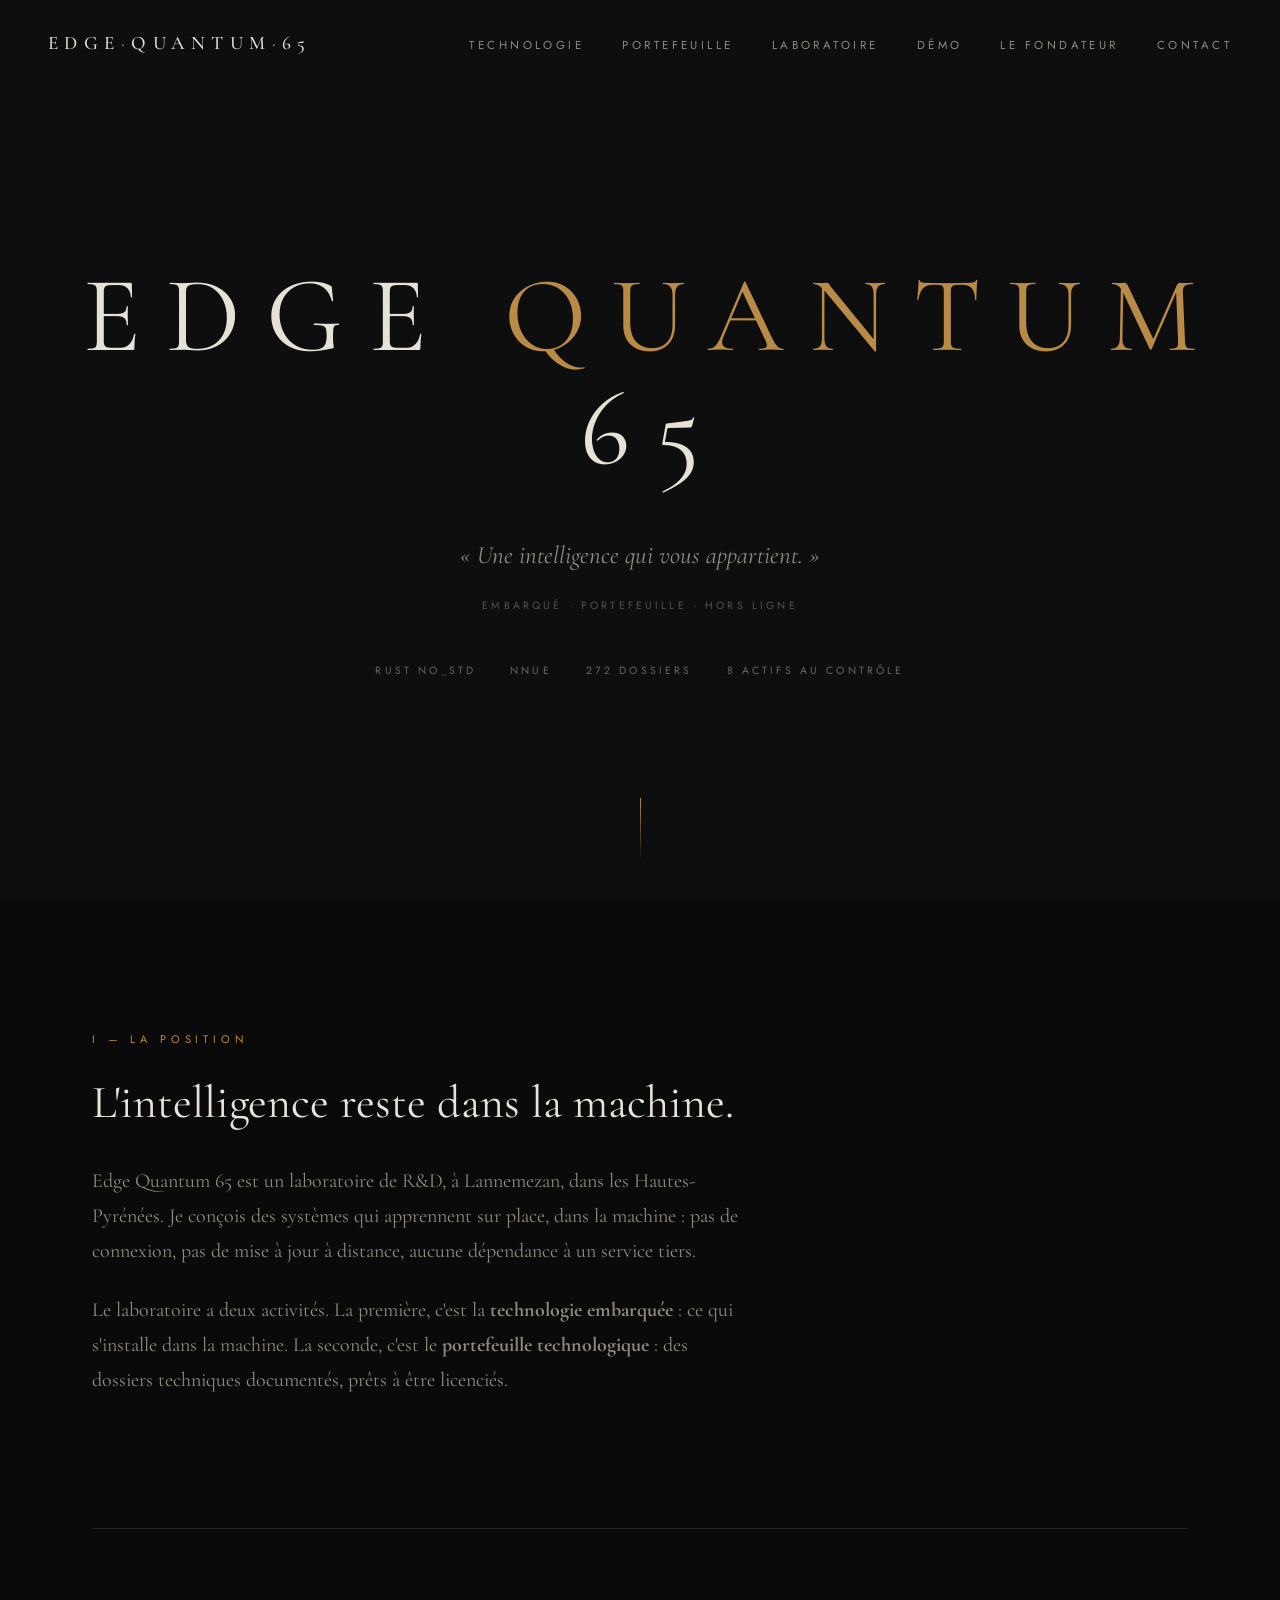
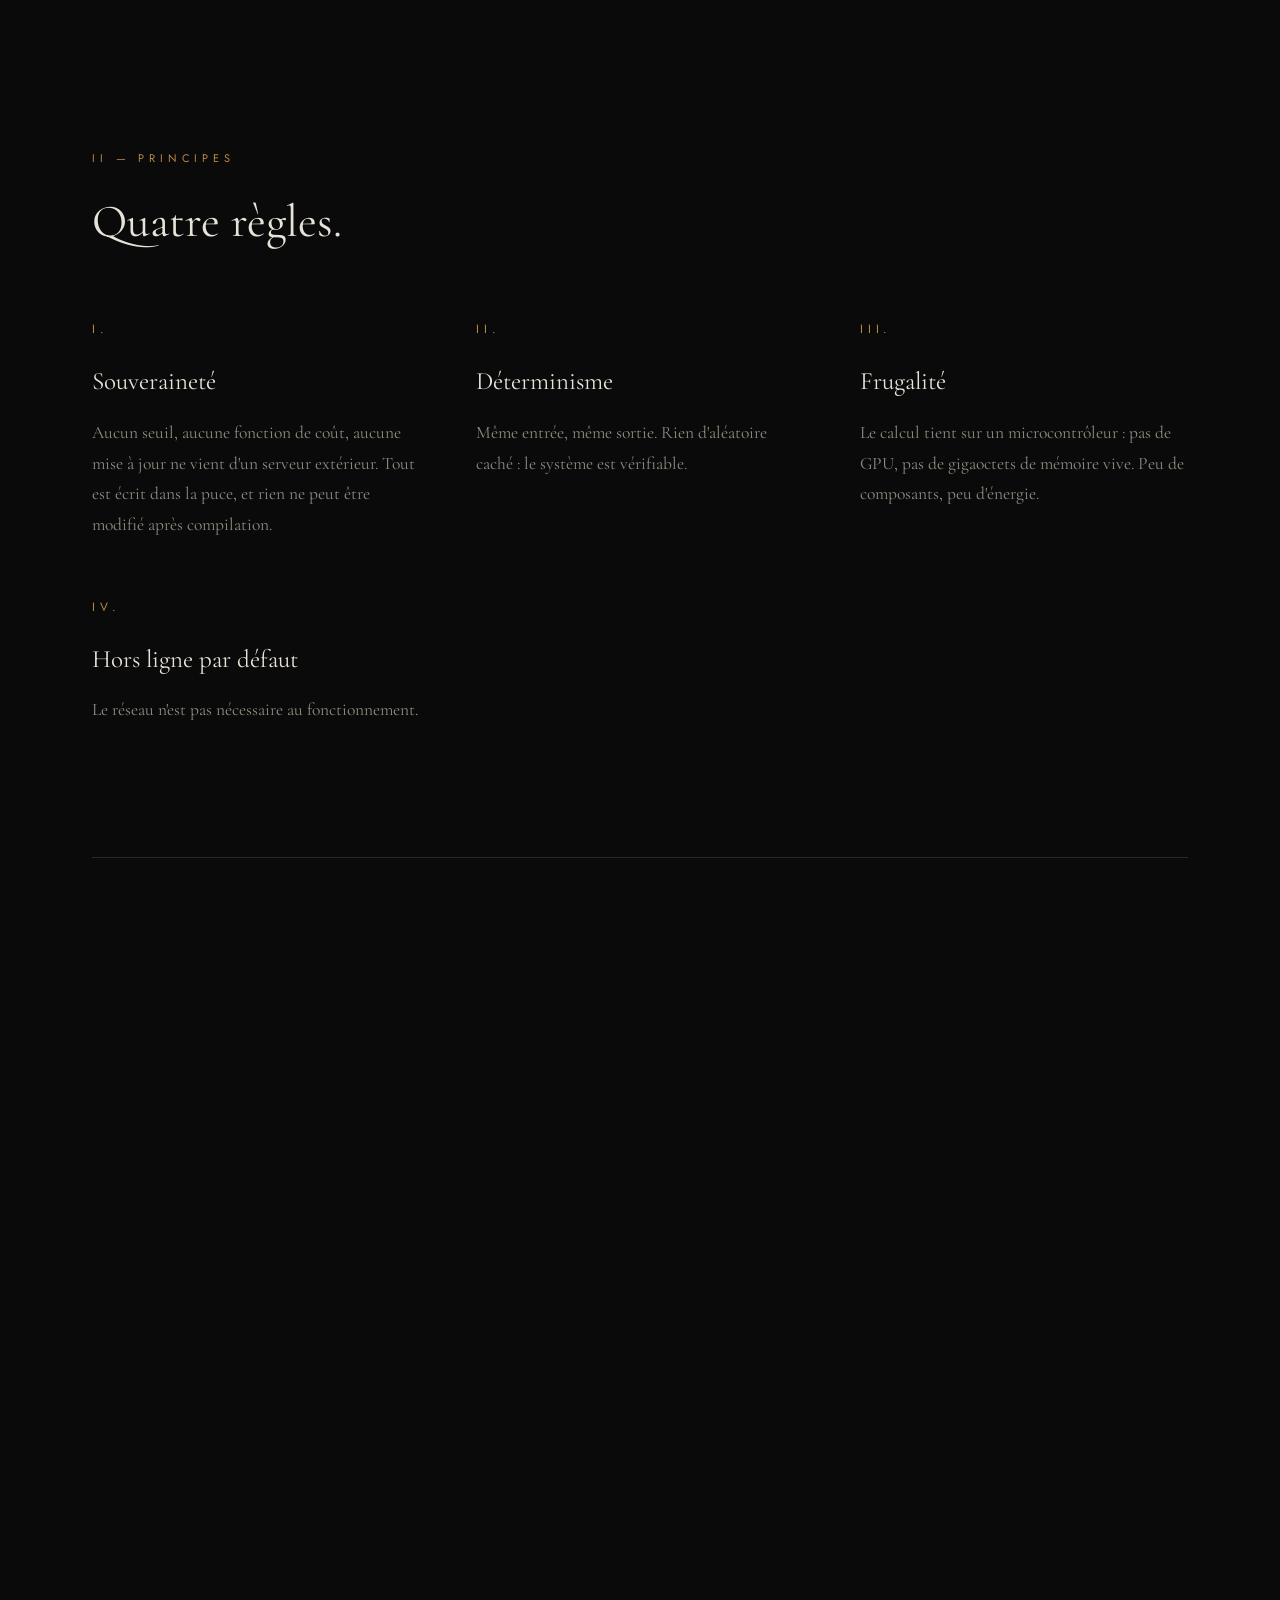
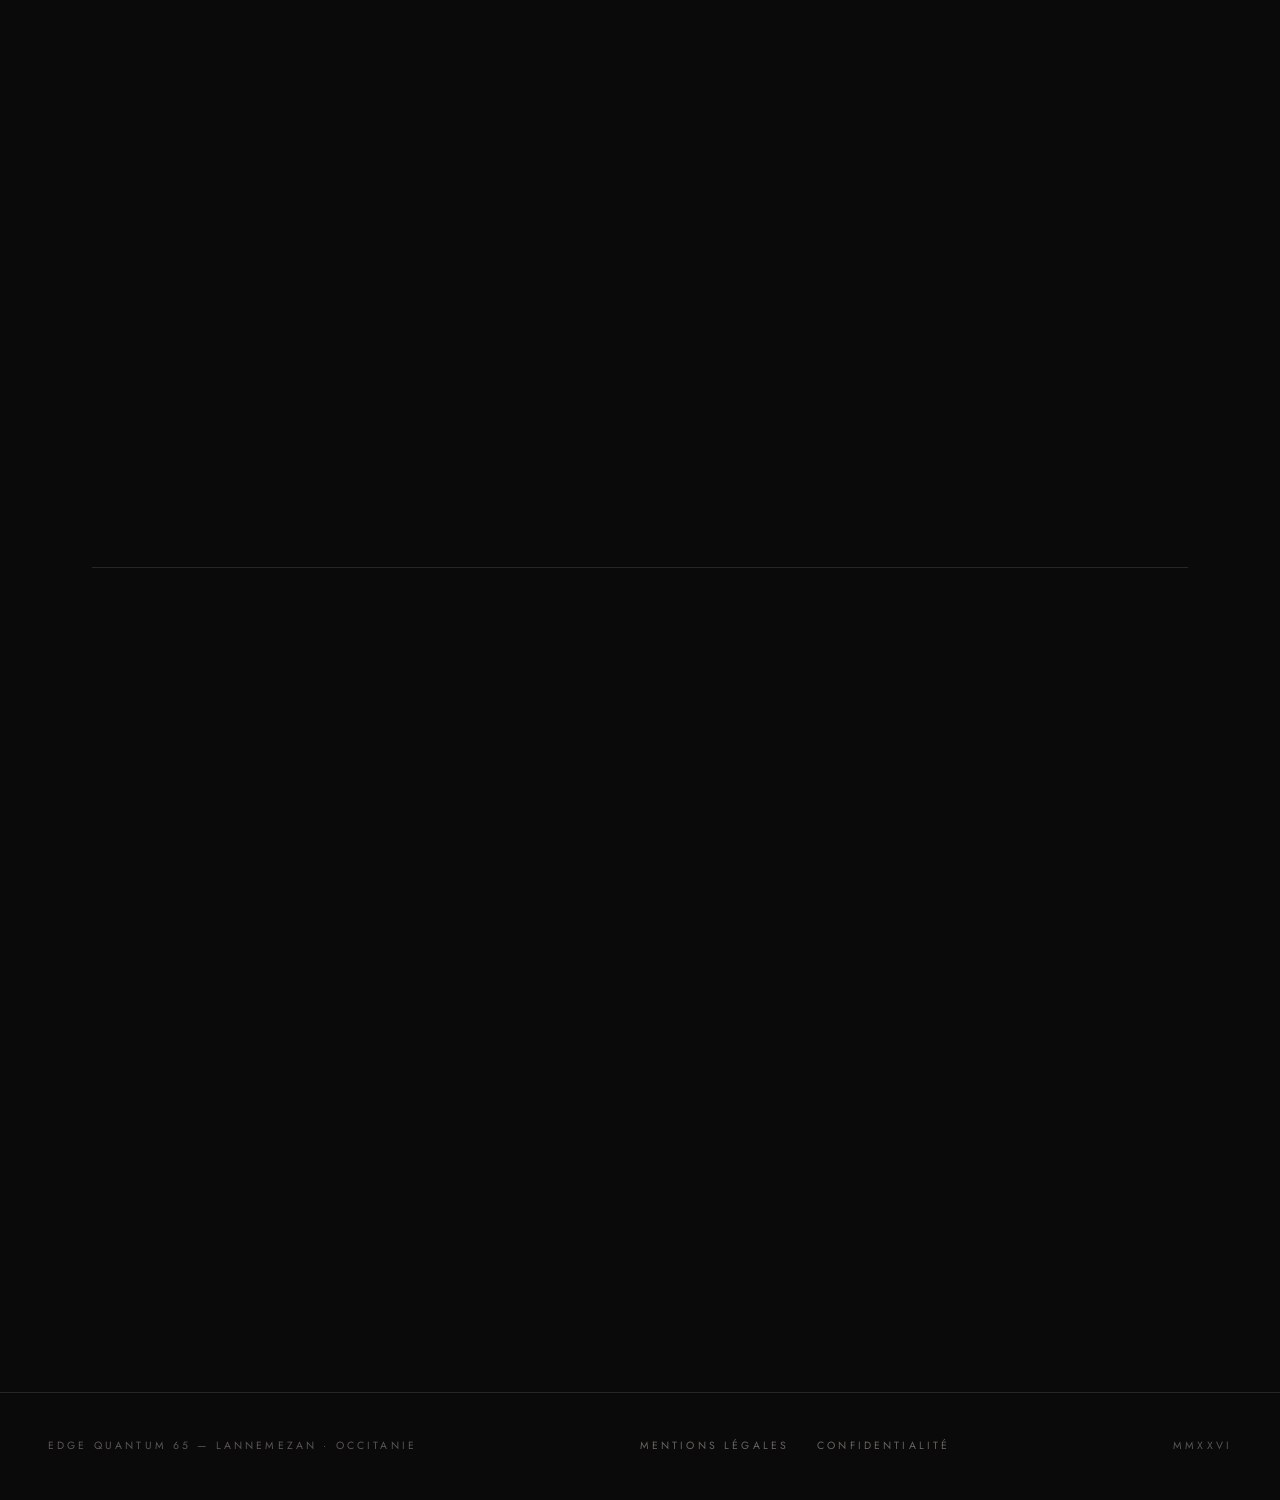
<file: index.html>
<!DOCTYPE html>
<html lang="fr">
<head>
  <meta charset="UTF-8">
  <meta name="viewport" content="width=device-width, initial-scale=1.0">
  <meta name="theme-color" content="#0a0a0b">
  <title>Edge Quantum 65 — Laboratoire R&D : embarqué et portefeuille</title>
  <meta name="description" content="Laboratoire R&D à Lannemezan. Technologie embarquée souveraine, hors ligne, et portefeuille technologique licenciable.">
  <meta name="robots" content="index, follow">
  <meta property="og:title" content="Edge Quantum 65 — Laboratoire R&D : embarqué et portefeuille">
  <meta property="og:description" content="Laboratoire R&D : technologie embarquée souveraine et portefeuille technologique licenciable.">
  <meta property="og:type" content="website">
  <meta property="og:url" content="https://edgequantum65.github.io/">
  <link rel="icon" type="image/svg+xml" href="data:image/svg+xml,%3Csvg%20xmlns='http://www.w3.org/2000/svg'%20viewBox='0%200%20320%20320'%3E%3Crect%20width='320'%20height='320'%20fill='%230a0a0b'/%3E%3Crect%20x='96'%20y='96'%20width='128'%20height='128'%20fill='none'%20stroke='%23b98a44'%20stroke-width='12'/%3E%3Crect%20x='142'%20y='142'%20width='36'%20height='36'%20fill='%23b98a44'/%3E%3C/svg%3E">
  <link rel="preconnect" href="https://fonts.googleapis.com">
  <link rel="preconnect" href="https://fonts.gstatic.com" crossorigin>
  <link href="https://fonts.googleapis.com/css2?family=Cormorant+Garamond:ital,wght@0,400;0,500;1,400&family=Jost:wght@300;400&display=swap" rel="stylesheet">
  <meta name="referrer" content="strict-origin-when-cross-origin">
  <link rel="stylesheet" href="assets/css/style.css">
</head>
<body>
  <div class="grain" aria-hidden="true"></div>

  <nav id="nav">
    <a class="wordmark" href="index.html" aria-label="Edge Quantum 65 — accueil">EDGE<b>·</b>QUANTUM<b>·</b>65</a>
    <ul>
      <li><a href="technologie.html">Technologie</a></li>
      <li><a href="portefeuille.html">Portefeuille</a></li>
      <li><a href="laboratoire.html">Laboratoire</a></li>
      <li><a href="demo.html">Démo</a></li>
      <li><a href="a-propos.html">Le fondateur</a></li>
      <li><a href="contact.html">Contact</a></li>
    </ul>
  </nav>

  <header class="hero">
    <h1>EDGE <b>QUANTUM</b> 65</h1>
    <p class="sous-titre">« Une intelligence qui vous appartient. »</p>
    <p class="echo">Embarqué · portefeuille · hors ligne</p>
    <div class="pieds">
      <span>Rust no_std</span>
      <span>NNUE</span>
      <span>272 dossiers</span>
      <span>8 actifs au contrôle</span>
    </div>
    <div class="fil-descente" aria-hidden="true"></div>
  </header>

  <main>

    <!-- II · Vision -->
    <section class="section reveal">
      <span class="sur-titre">I — La position</span>
      <h2 class="titre-section">L'intelligence reste dans la machine.</h2>
      <p class="texte-courant">
        Edge Quantum 65 est un laboratoire de R&amp;D, à Lannemezan, dans les Hautes-Pyrénées.
        Je conçois des systèmes qui apprennent sur place, dans la machine : pas de connexion,
        pas de mise à jour à distance, aucune dépendance à un service tiers.
      </p>
      <p class="texte-courant">
        Le laboratoire a deux activités. La première, c'est la <strong>technologie embarquée</strong> :
        ce qui s'installe dans la machine. La seconde, c'est le <strong>portefeuille technologique</strong> :
        des dossiers techniques documentés, prêts à être licenciés.
      </p>
    </section>

    <hr class="filet">

    <!-- III · Principes -->
    <section class="section reveal">
      <span class="sur-titre">II — Principes</span>
      <h2 class="titre-section">Quatre règles.</h2>
      <div class="piliers">
        <div class="pilier">
          <span class="numeral">I.</span>
          <h3>Souveraineté</h3>
          <p>Aucun seuil, aucune fonction de coût, aucune mise à jour ne vient d'un serveur extérieur. Tout est écrit dans la puce, et rien ne peut être modifié après compilation.</p>
        </div>
        <div class="pilier">
          <span class="numeral">II.</span>
          <h3>Déterminisme</h3>
          <p>Même entrée, même sortie. Rien d'aléatoire caché : le système est vérifiable.</p>
        </div>
        <div class="pilier">
          <span class="numeral">III.</span>
          <h3>Frugalité</h3>
          <p>Le calcul tient sur un microcontrôleur : pas de GPU, pas de gigaoctets de mémoire vive. Peu de composants, peu d'énergie.</p>
        </div>
        <div class="pilier">
          <span class="numeral">IV.</span>
          <h3>Hors ligne par défaut</h3>
          <p>Le réseau n'est pas nécessaire au fonctionnement.</p>
        </div>
      </div>
    </section>

    <hr class="filet">

    <!-- IV · Mesures -->
    <section class="section reveal">
      <span class="sur-titre">III — État du socle</span>
      <h2 class="titre-section">Ce qui est mesuré.</h2>
      <p class="texte-courant">
        Chaque chiffre publié ici est vérifiable sur le code source du laboratoire au 25 septembre 2026.
        Aucune estimation, aucune projection.
      </p>
      <div class="chiffres">
        <div class="chiffre">
          <span class="valeur">131</span>
          <span class="etiquette">Tests au vert</span>
          <span class="source">embarqué · cargo test · 25/09/2026</span>
        </div>
        <div class="chiffre">
          <span class="valeur">272</span>
          <span class="etiquette">Dossiers technologiques</span>
          <span class="source">portefeuille · inventaire 24/09/2026</span>
        </div>
        <div class="chiffre">
          <span class="valeur">0,00<small>%</small></span>
          <span class="etiquette">Faux positifs (simulé)</span>
          <span class="source">embarqué · machine saine · 2 000 cycles</span>
        </div>
        <div class="chiffre">
          <span class="valeur">1 759</span>
          <span class="etiquette">Verrous documentés</span>
          <span class="source">portefeuille · barrières recensées</span>
        </div>
        <div class="chiffre">
          <span class="valeur">40 960</span>
          <span class="etiquette">Entrées HalfKP</span>
          <span class="source">embarqué · architecture du réseau</span>
        </div>
        <div class="chiffre">
          <span class="valeur">8</span>
          <span class="etiquette">Actifs au contrôle 100 %</span>
          <span class="source">portefeuille · contrôle de sourçage 23/09/2026</span>
        </div>
      </div>
    </section>

    <hr class="filet">

    <!-- V · Les deux pôles -->
    <section class="section reveal">
      <span class="sur-titre">IV — Les deux pôles</span>
      <h2 class="titre-section">La technologie embarquée. Le portefeuille.</h2>
      <div class="poles">
        <a class="pole" href="technologie.html">
          <span class="numeral">I.</span>
          <h3>Technologie embarquée</h3>
          <p>Un réseau de neurones frugal, écrit en Rust, qui apprend sur la machine réelle à partir d'une métrique physique — sans dataset étiqueté, sans cloud, sans GPU.</p>
          <span class="suite">Voir le socle technique →</span>
        </a>
        <a class="pole" href="portefeuille.html">
          <span class="numeral">II.</span>
          <h3>Portefeuille technologique</h3>
          <p>Des dossiers techniques complets et horodatés, couvrant plusieurs secteurs industriels, disponibles en licence d'exploitation ou en cession.</p>
          <span class="suite">Voir le portefeuille →</span>
        </a>
      </div>
    </section>

    <hr class="filet">

    <!-- VI · Démo -->
    <section class="section reveal">
      <span class="sur-titre">V — La démonstration</span>
      <h2 class="titre-section">La démonstration.</h2>
      <p class="texte-courant">
        Une télémétrie traverse les règles du module et ressort en décisions typées —
        journal, surveillance, alerte. Le calcul tourne dans votre navigateur : rien ne sort de votre machine.
      </p>
      <div class="poles" style="margin-top:56px;">
        <a class="pole" href="demo.html">
          <span class="numeral">→</span>
          <h3>La démo vivante</h3>
          <p>Du signal simulé à la décision, en direct. Trois scénarios : machine saine, usure par vibration, montée en température.</p>
          <span class="suite">Lancer la démo →</span>
        </a>
      </div>
    </section>

    <hr class="filet">

    <!-- VII · Contact -->
    <section class="section reveal">
      <span class="sur-titre">VI — Travaillons ensemble</span>
      <h2 class="titre-section">Une machine qui s'use, ou un besoin sous NDA.</h2>
      <p class="texte-courant">
        Le laboratoire répond aux industriels, aux intégrateurs et aux acheteurs de technologie.
        Les dossiers complets du portefeuille sont transmis sous accord de confidentialité.
      </p>
      <div class="contact-bloc" style="margin-top:52px;">
        <a class="courriel" href="mailto:edgequantum65@gmail.com">edgequantum65@gmail.com</a>
      </div>
    </section>

  </main>

  <footer>
    <span>Edge Quantum 65 — Lannemezan · Occitanie</span>
    <div style="display:flex;gap:28px;" aria-label="Liens">
      <a href="mentions-legales.html">Mentions légales</a>
      <a href="confidentialite.html">Confidentialité</a>
    </div>
    <span>MMXXVI</span>
  </footer>

  <script src="assets/js/main.js"></script>
</body>
</html>
</file>
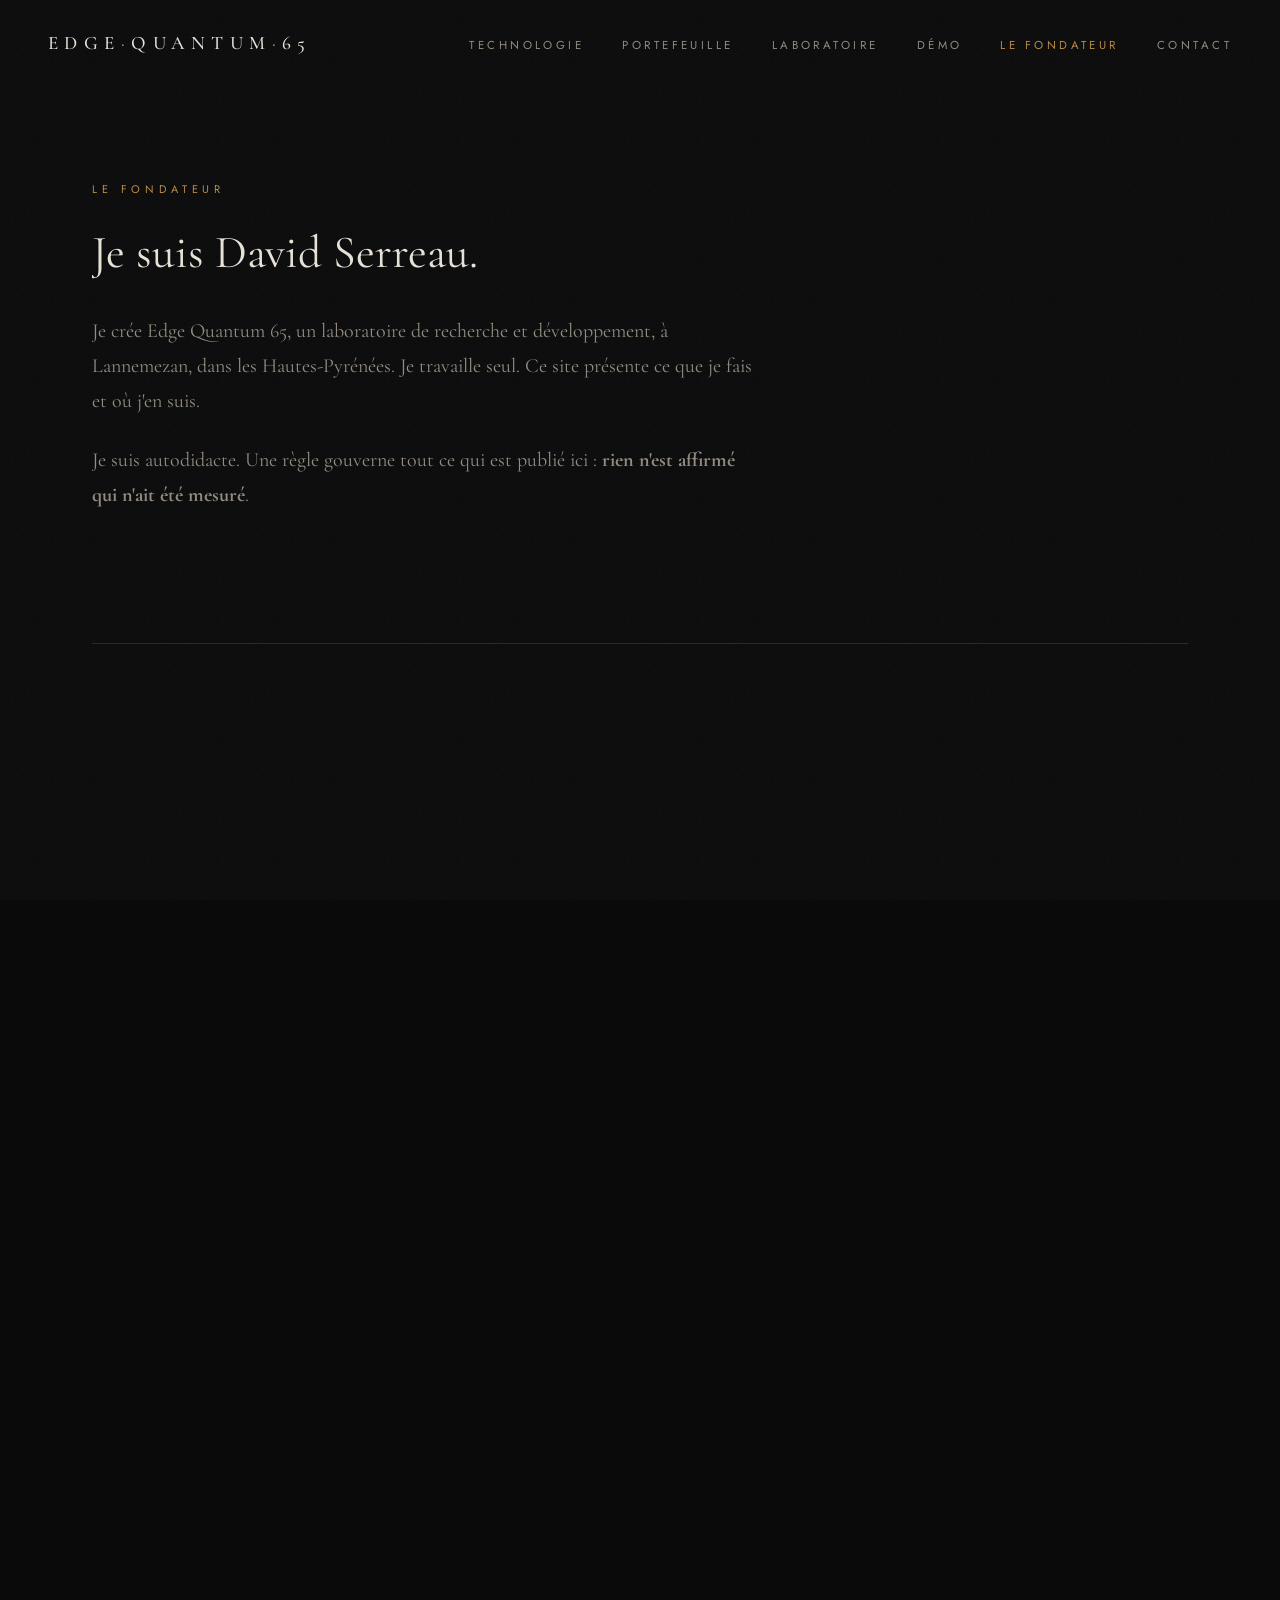
<file: a-propos.html>
<!DOCTYPE html>
<html lang="fr">
<head>
  <meta charset="UTF-8">
  <meta name="viewport" content="width=device-width, initial-scale=1.0">
  <meta name="theme-color" content="#0a0a0b">
  <title>Le fondateur — Edge Quantum 65</title>
  <meta name="description" content="David Serreau. Un moteur d'échecs, un réseau de neurones compilé pour microcontrôleur, un portefeuille de technologies documentées. État réel de chaque brique.">
  <meta name="robots" content="index, follow">
  <meta property="og:title" content="Le fondateur — Edge Quantum 65">
  <meta property="og:description" content="David Serreau — le laboratoire, les réalisations et leur état réel.">
  <meta property="og:type" content="profile">
  <meta property="og:url" content="https://edgequantum65.github.io/a-propos.html">
  <link rel="icon" type="image/svg+xml" href="data:image/svg+xml,%3Csvg%20xmlns='http://www.w3.org/2000/svg'%20viewBox='0%200%20320%20320'%3E%3Crect%20width='320'%20height='320'%20fill='%230a0a0b'/%3E%3Crect%20x='96'%20y='96'%20width='128'%20height='128'%20fill='none'%20stroke='%23b98a44'%20stroke-width='12'/%3E%3Crect%20x='142'%20y='142'%20width='36'%20height='36'%20fill='%23b98a44'/%3E%3C/svg%3E">
  <link rel="preconnect" href="https://fonts.googleapis.com">
  <link rel="preconnect" href="https://fonts.gstatic.com" crossorigin>
  <link href="https://fonts.googleapis.com/css2?family=Cormorant+Garamond:ital,wght@0,400;0,500;1,400&family=Jost:wght@300;400&display=swap" rel="stylesheet">
  <meta name="referrer" content="strict-origin-when-cross-origin">
  <link rel="stylesheet" href="assets/css/style.css">
</head>
<body>
  <div class="grain" aria-hidden="true"></div>

  <nav id="nav">
    <a class="wordmark" href="index.html" aria-label="Edge Quantum 65 — accueil">EDGE<b>·</b>QUANTUM<b>·</b>65</a>
    <ul>
      <li><a href="technologie.html">Technologie</a></li>
      <li><a href="portefeuille.html">Portefeuille</a></li>
      <li><a href="laboratoire.html">Laboratoire</a></li>
      <li><a href="demo.html">Démo</a></li>
      <li><a href="a-propos.html" class="actif">Le fondateur</a></li>
      <li><a href="contact.html">Contact</a></li>
    </ul>
  </nav>

  <main>
    <section class="section section-tete reveal">
      <span class="sur-titre">Le fondateur</span>
      <h2 class="titre-section">Je suis David Serreau.</h2>
      <p class="texte-courant">
        Je crée Edge Quantum 65, un laboratoire de recherche et développement, à Lannemezan,
        dans les Hautes-Pyrénées. Je travaille seul. Ce site présente ce que je fais et où j'en suis.
      </p>
      <p class="texte-courant">
        Je suis autodidacte. Une règle gouverne tout ce qui est publié ici :
        <strong>rien n'est affirmé qui n'ait été mesuré</strong>.
      </p>
    </section>

    <hr class="filet">

    <section class="section reveal">
      <span class="sur-titre">I — Les échecs</span>
      <h2 class="titre-section">Les échecs m'ont formé.</h2>
      <p class="texte-courant">
        Je joue aux échecs par correspondance. Je suis <strong>CCM — Correspondence Chess Master</strong>
        de la fédération internationale, membre de l'équipe de France de correspondance.
      </p>
      <p class="texte-courant">
        Ce jeu m'a appris deux choses : préparer au lieu d'improviser, et ne jamais croire une
        évaluation qu'on n'a pas vérifiée soi-même.
      </p>
    </section>

    <hr class="filet">

    <section class="section reveal">
      <span class="sur-titre">II — Les réalisations</span>
      <h2 class="titre-section">Ce que j'ai construit, et son état réel.</h2>
      <p class="texte-courant">
        Le point de départ n'est pas un projet d'entreprise : c'est un moteur d'échecs que j'ai écrit
        moi-même. Pour jouer à mon niveau, il faut évaluer une position en une fraction de seconde
        avec quelques kilo-octets de mémoire — ce qu'une machine industrielle exige aussi.
        Le reste est venu de là.
      </p>

      <table class="table-registre">
        <thead>
          <tr><th>Réalisation</th><th>État réel</th><th>Nature</th></tr>
        </thead>
        <tbody>
          <tr>
            <td class="fort">Moteur d'échecs</td>
            <td>Fonctionnel, figé comme banc d'essai</td>
            <td>Travail personnel, écrit entièrement</td>
          </tr>
          <tr>
            <td class="fort">Réseau de neurones embarqué</td>
            <td>Compilé pour microcontrôleur, validé en tests <span class="attente">pas encore flashé</span></td>
            <td>Portage et validation</td>
          </tr>
          <tr>
            <td class="fort">Logiciel d'acquisition capteurs</td>
            <td>Vibration, température, courant — drivers écrits et testés</td>
            <td>Acquisition et traitement</td>
          </tr>
          <tr>
            <td class="fort">Module d'observation</td>
            <td>Prototype logiciel : du signal simulé à la décision <span class="attente">pas encore sur une machine</span></td>
            <td>Produit en préparation</td>
          </tr>
          <tr>
            <td class="fort">Portefeuille technologique</td>
            <td>Documenté, horodaté, vérifié à la source</td>
            <td>Actif licenciable</td>
          </tr>
          <tr>
            <td class="fort">Simulateur d'algorithmes quantiques</td>
            <td>Fonctionnel, avec sa suite de tests</td>
            <td>Outil de laboratoire</td>
          </tr>
        </tbody>
      </table>

      <p class="note">
        <strong>Ce qui reste, je le dis aussi.</strong>
        Le premier essai sur une machine réelle. L'industrialisation du module.
        L'immatriculation de la société. Le laboratoire n'est pas terminé, il avance.
      </p>
    </section>

    <hr class="filet">

    <section class="section reveal">
      <span class="sur-titre">III — Comment je travaille</span>
      <h2 class="titre-section">Ma méthode.</h2>
      <div class="piliers">
        <div class="pilier">
          <span class="numeral">I.</span>
          <h3>Preuve avant publication</h3>
          <p>Tout chiffre publié doit être reproductible sur le code ou sur l'inventaire. Sinon, il reste interne.</p>
        </div>
        <div class="pilier">
          <span class="numeral">II.</span>
          <h3>Horodatage</h3>
          <p>Les jalons importants — résultats de bancs, décisions, relectures — sont horodatés (un reçu d'empreinte daté). La preuve existe sans qu'aucun serveur ne détienne le contenu.</p>
        </div>
        <div class="pilier">
          <span class="numeral">III.</span>
          <h3>Une chose à la fois</h3>
          <p>Je travaille sur un seul sujet par session, je ne touche pas au code qui marche, je n'improvise aucune optimisation.</p>
        </div>
      </div>
    </section>

    <hr class="filet">

    <section class="section reveal">
      <span class="sur-titre">IV — Le cadre</span>
      <h2 class="titre-section">Lannemezan, Hautes-Pyrénées.</h2>
      <p class="texte-courant">
        Je travaille à Lannemezan, dans les Hautes-Pyrénées. Je fais tout moi-même, du premier au dernier
        geste : j'écris le logiciel, je câble les capteurs, j'assemble le module. La société est en cours
        de création.
      </p>
      <div class="contact-bloc" style="margin-top:52px;">
        <a class="courriel" href="mailto:edgequantum65@gmail.com">edgequantum65@gmail.com</a>
      </div>
    </section>

  </main>

  <footer>
    <span>Edge Quantum 65 — Lannemezan · Occitanie</span>
    <div style="display:flex;gap:28px;" aria-label="Liens">
      <a href="mentions-legales.html">Mentions légales</a>
      <a href="confidentialite.html">Confidentialité</a>
    </div>
    <span>MMXXVI</span>
  </footer>

  <script src="assets/js/main.js"></script>
</body>
</html>
</file>
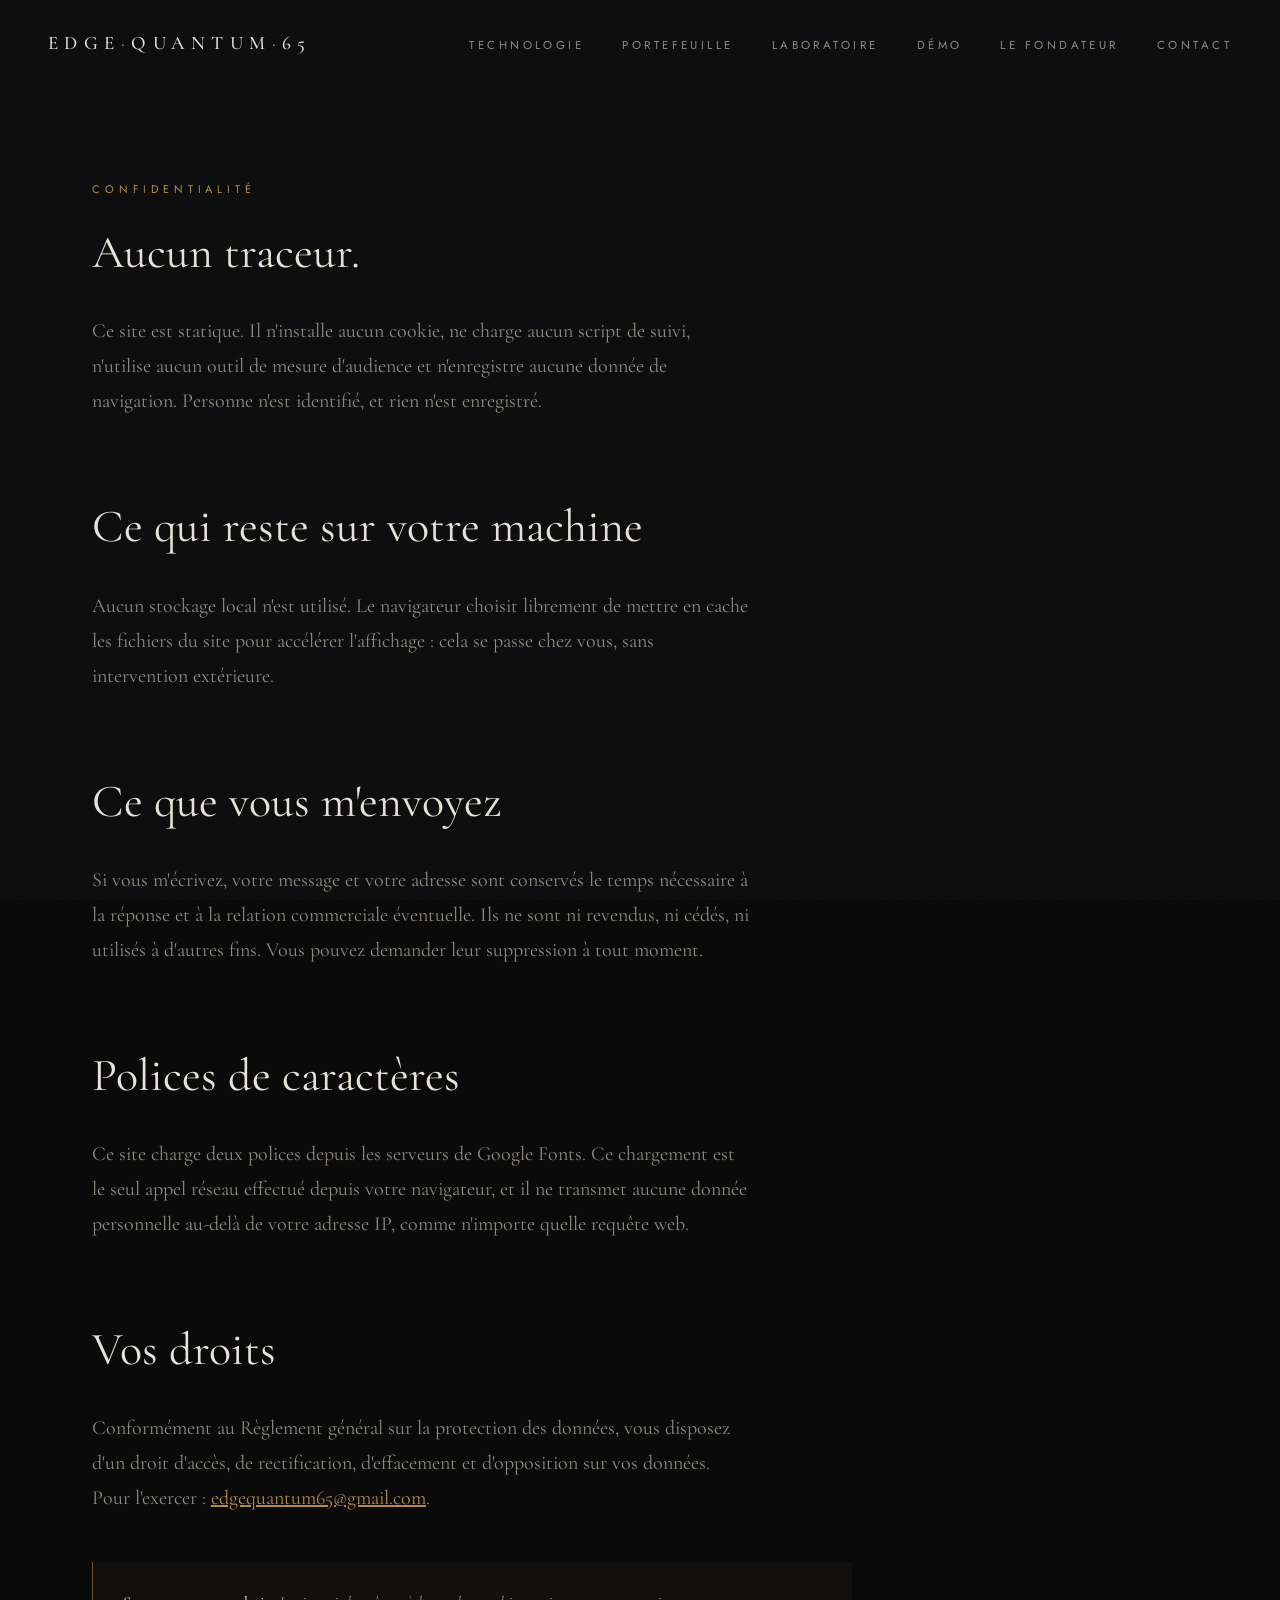
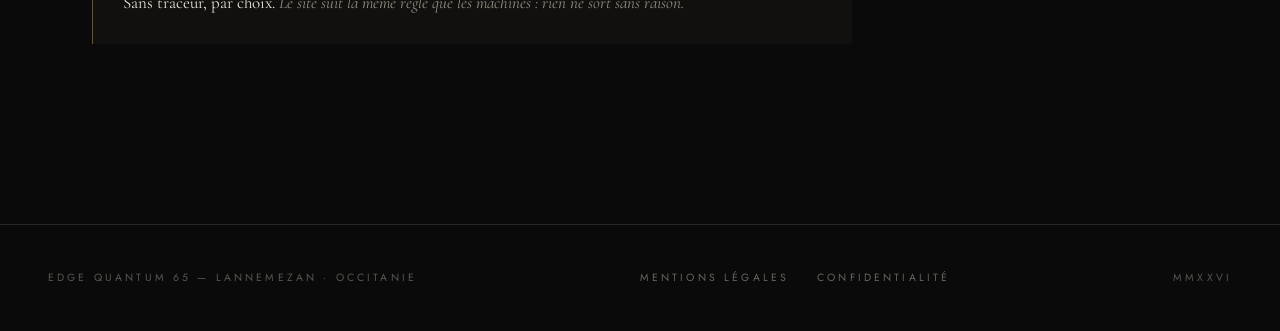
<file: confidentialite.html>
<!DOCTYPE html>
<html lang="fr">
<head>
  <meta charset="UTF-8">
  <meta name="viewport" content="width=device-width, initial-scale=1.0">
  <meta name="theme-color" content="#0a0a0b">
  <title>Confidentialité — Edge Quantum 65</title>
  <meta name="robots" content="noindex, follow">
  <link rel="icon" type="image/svg+xml" href="data:image/svg+xml,%3Csvg%20xmlns='http://www.w3.org/2000/svg'%20viewBox='0%200%20320%20320'%3E%3Crect%20width='320'%20height='320'%20fill='%230a0a0b'/%3E%3Crect%20x='96'%20y='96'%20width='128'%20height='128'%20fill='none'%20stroke='%23b98a44'%20stroke-width='12'/%3E%3Crect%20x='142'%20y='142'%20width='36'%20height='36'%20fill='%23b98a44'/%3E%3C/svg%3E">
  <link rel="preconnect" href="https://fonts.googleapis.com">
  <link rel="preconnect" href="https://fonts.gstatic.com" crossorigin>
  <link href="https://fonts.googleapis.com/css2?family=Cormorant+Garamond:ital,wght@0,400;0,500;1,400&family=Jost:wght@300;400&display=swap" rel="stylesheet">
  <meta name="referrer" content="strict-origin-when-cross-origin">
  <link rel="stylesheet" href="assets/css/style.css">
</head>
<body>
  <div class="grain" aria-hidden="true"></div>

  <nav id="nav">
    <a class="wordmark" href="index.html" aria-label="Edge Quantum 65 — accueil">EDGE<b>·</b>QUANTUM<b>·</b>65</a>
    <ul>
      <li><a href="technologie.html">Technologie</a></li>
      <li><a href="portefeuille.html">Portefeuille</a></li>
      <li><a href="laboratoire.html">Laboratoire</a></li>
      <li><a href="demo.html">Démo</a></li>
      <li><a href="a-propos.html">Le fondateur</a></li>
      <li><a href="contact.html">Contact</a></li>
    </ul>
  </nav>

  <main>
    <section class="section section-tete reveal">
      <span class="sur-titre">Confidentialité</span>
      <h2 class="titre-section">Aucun traceur.</h2>
      <p class="texte-courant">
        Ce site est statique. Il n'installe aucun cookie, ne charge aucun script de suivi,
        n'utilise aucun outil de mesure d'audience et n'enregistre aucune donnée de navigation.
        Personne n'est identifié, et rien n'est enregistré.
      </p>

      <h2 class="titre-section" style="margin-top:80px;">Ce qui reste sur votre machine</h2>
      <p class="texte-courant">
        Aucun stockage local n'est utilisé. Le navigateur choisit librement de mettre en cache
        les fichiers du site pour accélérer l'affichage : cela se passe chez vous, sans intervention extérieure.
      </p>

      <h2 class="titre-section" style="margin-top:80px;">Ce que vous m'envoyez</h2>
      <p class="texte-courant">
        Si vous m'écrivez, votre message et votre adresse sont conservés le temps nécessaire
        à la réponse et à la relation commerciale éventuelle. Ils ne sont ni revendus, ni cédés,
        ni utilisés à d'autres fins. Vous pouvez demander leur suppression à tout moment.
      </p>

      <h2 class="titre-section" style="margin-top:80px;">Polices de caractères</h2>
      <p class="texte-courant">
        Ce site charge deux polices depuis les serveurs de Google Fonts. Ce chargement est le seul
        appel réseau effectué depuis votre navigateur, et il ne transmet aucune donnée personnelle
        au-delà de votre adresse IP, comme n'importe quelle requête web.
      </p>

      <h2 class="titre-section" style="margin-top:80px;">Vos droits</h2>
      <p class="texte-courant">
        Conformément au Règlement général sur la protection des données, vous disposez d'un droit
        d'accès, de rectification, d'effacement et d'opposition sur vos données. Pour l'exercer :
        <a href="mailto:edgequantum65@gmail.com" style="color:var(--ambre);">edgequantum65@gmail.com</a>.
      </p>

      <p class="note">
        <strong>Sans traceur, par choix.</strong>
        Le site suit la même règle que les machines : rien ne sort sans raison.
      </p>
    </section>
  </main>

  <footer>
    <span>Edge Quantum 65 — Lannemezan · Occitanie</span>
    <div style="display:flex;gap:28px;" aria-label="Liens">
      <a href="mentions-legales.html">Mentions légales</a>
      <a href="confidentialite.html">Confidentialité</a>
    </div>
    <span>MMXXVI</span>
  </footer>

  <script src="assets/js/main.js"></script>
</body>
</html>
</file>
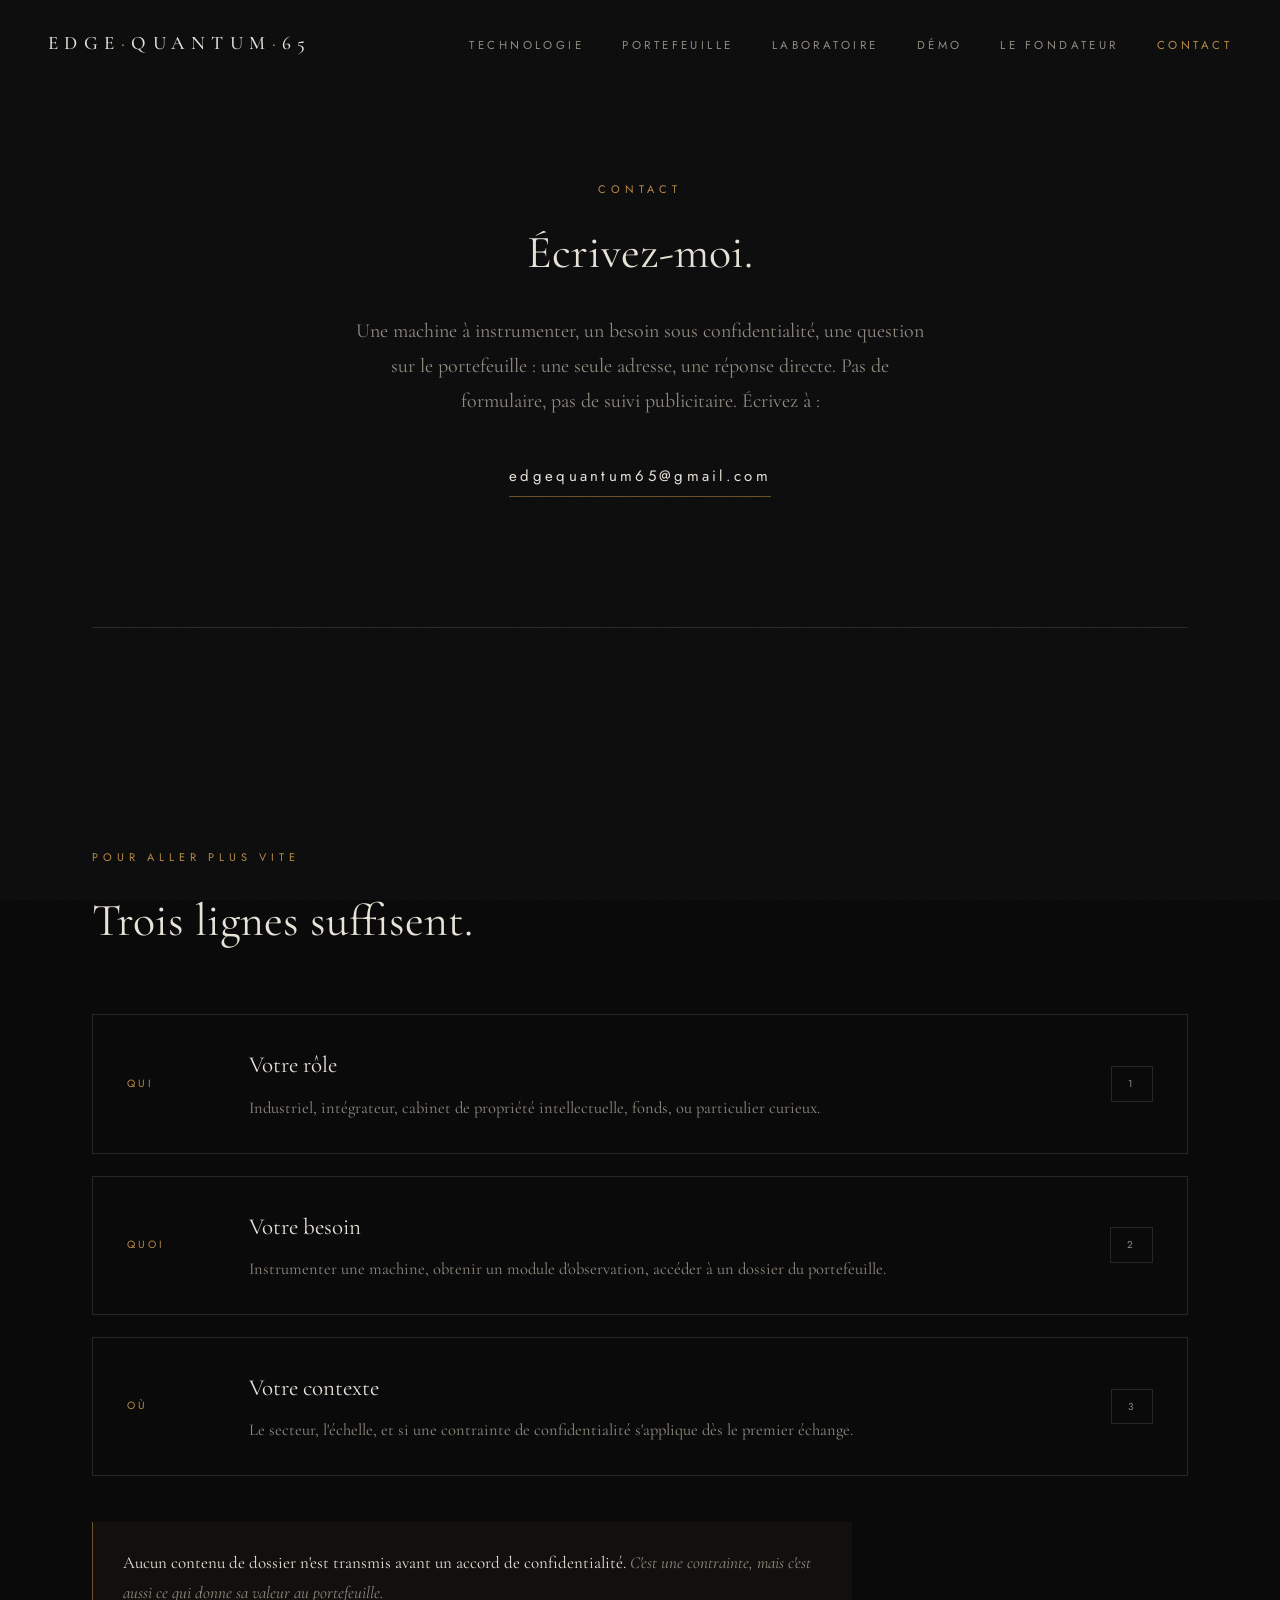
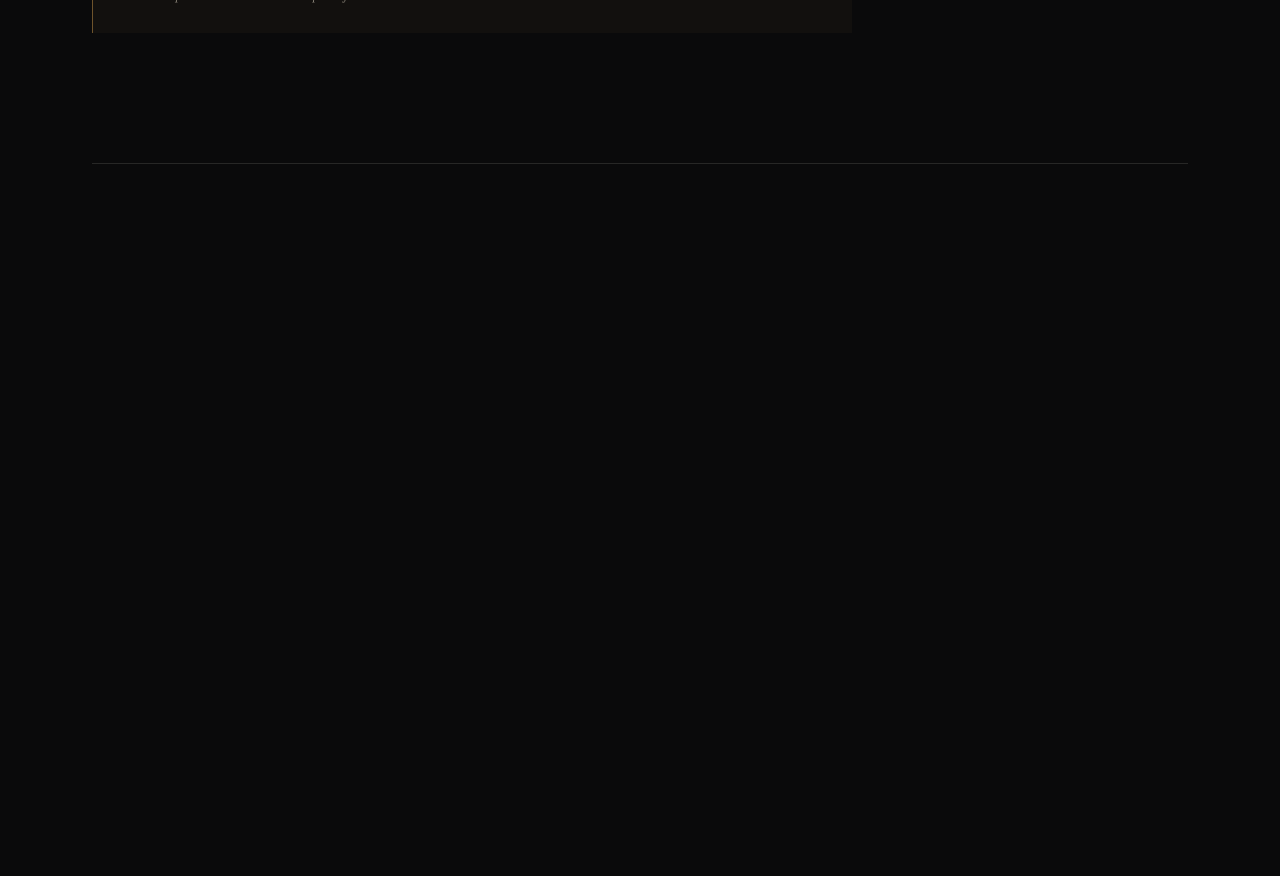
<file: contact.html>
<!DOCTYPE html>
<html lang="fr">
<head>
  <meta charset="UTF-8">
  <meta name="viewport" content="width=device-width, initial-scale=1.0">
  <meta name="theme-color" content="#0a0a0b">
  <title>Contact — Edge Quantum 65</title>
  <meta name="description" content="Contacter le laboratoire Edge Quantum 65 : technologie embarquée, portefeuille technologique, demandes sous accord de confidentialité.">
  <meta name="robots" content="index, follow">
  <link rel="icon" type="image/svg+xml" href="data:image/svg+xml,%3Csvg%20xmlns='http://www.w3.org/2000/svg'%20viewBox='0%200%20320%20320'%3E%3Crect%20width='320'%20height='320'%20fill='%230a0a0b'/%3E%3Crect%20x='96'%20y='96'%20width='128'%20height='128'%20fill='none'%20stroke='%23b98a44'%20stroke-width='12'/%3E%3Crect%20x='142'%20y='142'%20width='36'%20height='36'%20fill='%23b98a44'/%3E%3C/svg%3E">
  <link rel="preconnect" href="https://fonts.googleapis.com">
  <link rel="preconnect" href="https://fonts.gstatic.com" crossorigin>
  <link href="https://fonts.googleapis.com/css2?family=Cormorant+Garamond:ital,wght@0,400;0,500;1,400&family=Jost:wght@300;400&display=swap" rel="stylesheet">
  <meta name="referrer" content="strict-origin-when-cross-origin">
  <link rel="stylesheet" href="assets/css/style.css">
</head>
<body>
  <div class="grain" aria-hidden="true"></div>

  <nav id="nav">
    <a class="wordmark" href="index.html" aria-label="Edge Quantum 65 — accueil">EDGE<b>·</b>QUANTUM<b>·</b>65</a>
    <ul>
      <li><a href="technologie.html">Technologie</a></li>
      <li><a href="portefeuille.html">Portefeuille</a></li>
      <li><a href="laboratoire.html">Laboratoire</a></li>
      <li><a href="demo.html">Démo</a></li>
      <li><a href="a-propos.html">Le fondateur</a></li>
      <li><a href="contact.html" class="actif">Contact</a></li>
    </ul>
  </nav>

  <main>
    <section class="section section-tete reveal" style="text-align:center;">
      <span class="sur-titre">Contact</span>
      <h2 class="titre-section" style="margin-left:auto;margin-right:auto;">Écrivez-moi.</h2>
      <div class="contact-bloc">
        <p class="texte-courant" style="margin-left:auto;margin-right:auto;">
          Une machine à instrumenter, un besoin sous confidentialité, une question sur le portefeuille :
          une seule adresse, une réponse directe. Pas de formulaire, pas de suivi publicitaire.
          Écrivez à :
        </p>
        <a class="courriel" href="mailto:edgequantum65@gmail.com">edgequantum65@gmail.com</a>
      </div>
    </section>

    <hr class="filet">

    <section class="section reveal">
      <span class="sur-titre">Pour aller plus vite</span>
      <h2 class="titre-section">Trois lignes suffisent.</h2>
      <div class="lignes">
        <div class="ligne">
          <span class="secteur">Qui</span>
          <div><h3>Votre rôle</h3><p>Industriel, intégrateur, cabinet de propriété intellectuelle, fonds, ou particulier curieux.</p></div>
          <span class="niveau">1</span>
        </div>
        <div class="ligne">
          <span class="secteur">Quoi</span>
          <div><h3>Votre besoin</h3><p>Instrumenter une machine, obtenir un module d'observation, accéder à un dossier du portefeuille.</p></div>
          <span class="niveau">2</span>
        </div>
        <div class="ligne">
          <span class="secteur">Où</span>
          <div><h3>Votre contexte</h3><p>Le secteur, l'échelle, et si une contrainte de confidentialité s'applique dès le premier échange.</p></div>
          <span class="niveau">3</span>
        </div>
      </div>
      <p class="note">
        <strong>Aucun contenu de dossier n'est transmis avant un accord de confidentialité.</strong>
        C'est une contrainte, mais c'est aussi ce qui donne sa valeur au portefeuille.
      </p>
    </section>

    <hr class="filet">

    <section class="section reveal">
      <span class="sur-titre">Le cadre</span>
      <h2 class="titre-section">Edge Quantum 65</h2>
      <p class="texte-courant">
        Laboratoire de R&amp;D en systèmes embarqués souverains.
        Lannemezan, Hautes-Pyrénées, Occitanie — France.
        Création de la société en cours.
      </p>
    </section>

  </main>

  <footer>
    <span>Edge Quantum 65 — Lannemezan · Occitanie</span>
    <div style="display:flex;gap:28px;" aria-label="Liens">
      <a href="mentions-legales.html">Mentions légales</a>
      <a href="confidentialite.html">Confidentialité</a>
    </div>
    <span>MMXXVI</span>
  </footer>

  <script src="assets/js/main.js"></script>
</body>
</html>
</file>
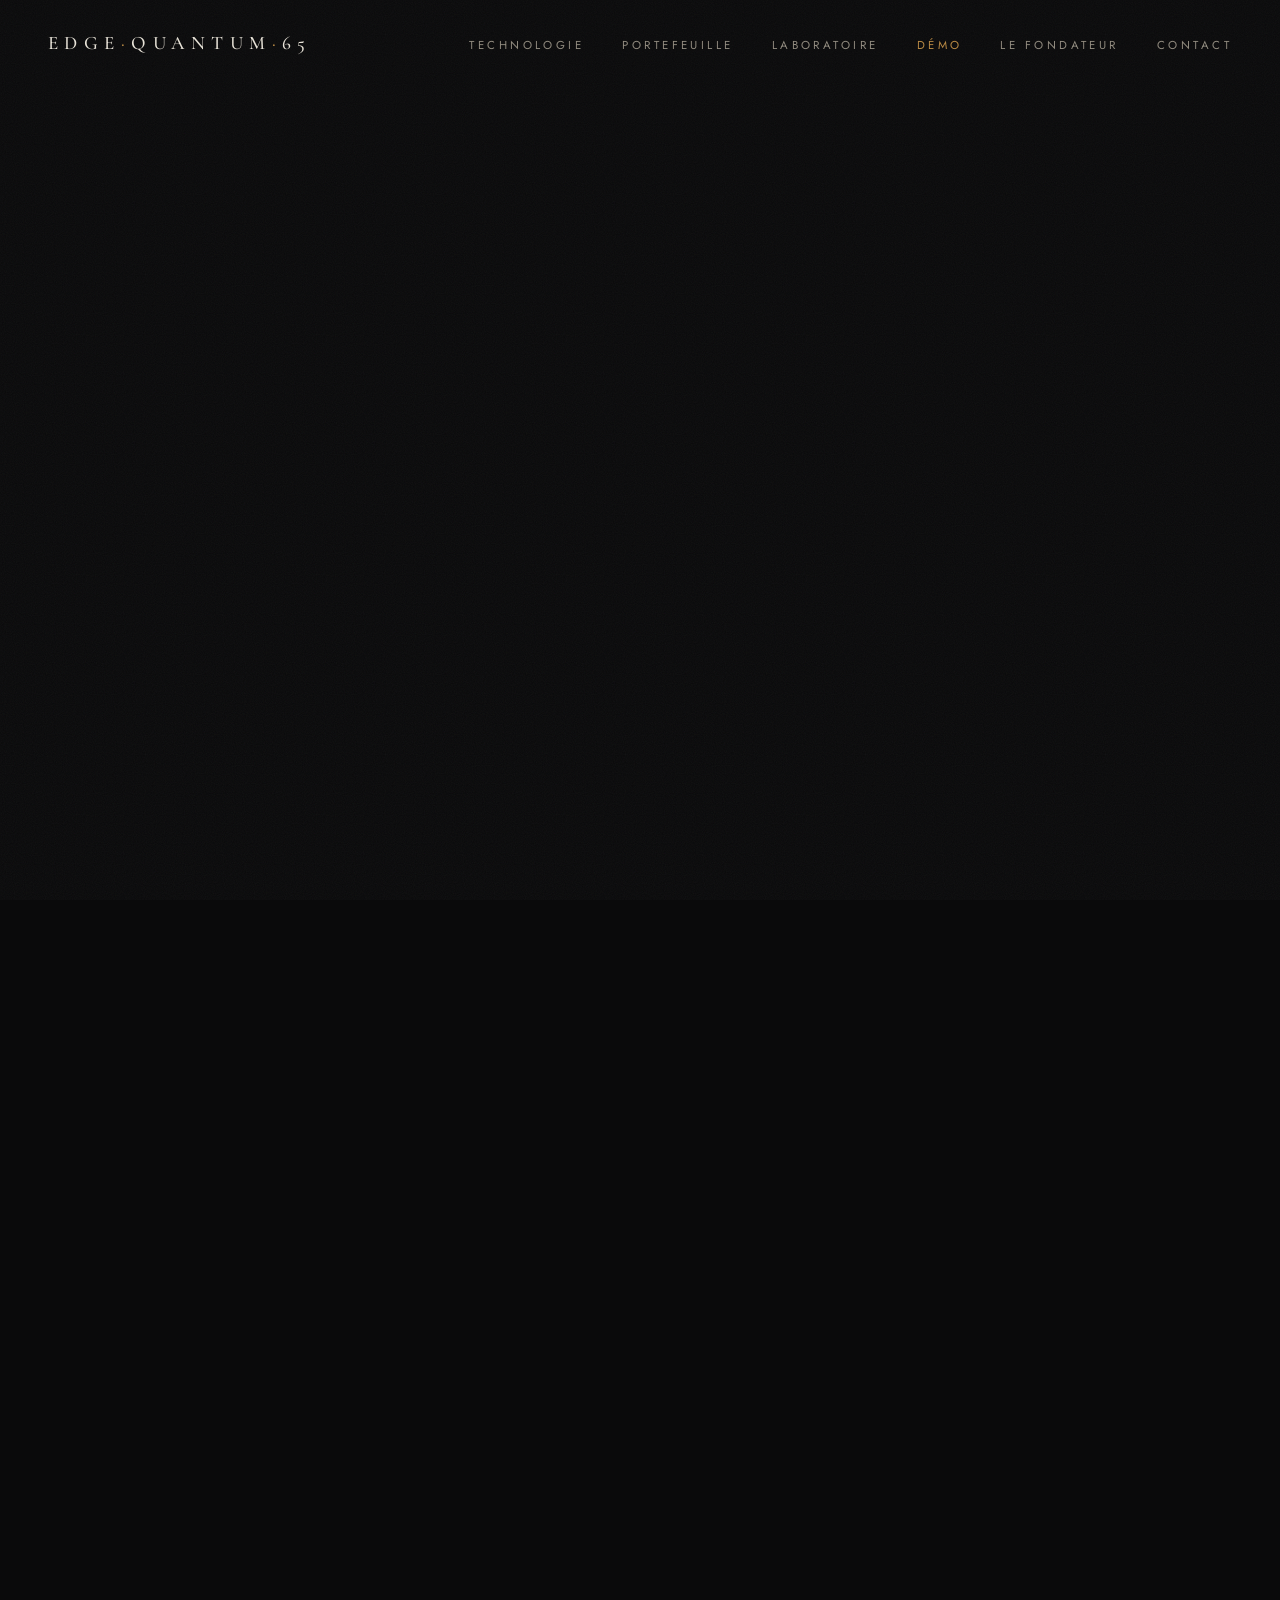
<file: demo.html>
<!DOCTYPE html>
<html lang="fr">
<head>
  <meta charset="UTF-8">
  <meta name="viewport" content="width=device-width, initial-scale=1.0">
  <meta name="theme-color" content="#0a0a0b">
  <title>Démo vivante — Module d'observation · Edge Quantum 65</title>
  <meta name="description" content="Démonstration : un signal simulé (vibration, température, courant) traverse le module d'observation et ressort en décisions typées. Fonctionne sans connexion, dans votre navigateur.">
  <meta name="robots" content="index, follow">
  <link rel="icon" type="image/svg+xml" href="data:image/svg+xml,%3Csvg%20xmlns='http://www.w3.org/2000/svg'%20viewBox='0%200%20320%20320'%3E%3Crect%20width='320'%20height='320'%20fill='%230a0a0b'/%3E%3Crect%20x='96'%20y='96'%20width='128'%20height='128'%20fill='none'%20stroke='%23b98a44'%20stroke-width='12'/%3E%3Crect%20x='142'%20y='142'%20width='36'%20height='36'%20fill='%23b98a44'/%3E%3C/svg%3E">
  <link rel="preconnect" href="https://fonts.googleapis.com">
  <link rel="preconnect" href="https://fonts.gstatic.com" crossorigin>
  <link href="https://fonts.googleapis.com/css2?family=Cormorant+Garamond:ital,wght@0,400;0,500;1,400&family=Jost:wght@300;400&display=swap" rel="stylesheet">
  <meta name="referrer" content="strict-origin-when-cross-origin">
  <link rel="stylesheet" href="assets/css/style.css">
  <style>
    /* --- spécifique page démo --- */
    .demo-grille { display: grid; grid-template-columns: 1fr 1fr; gap: 34px; margin-top: 56px; }
    .demo-panneau {
      border: 1px solid var(--filet);
      background: linear-gradient(180deg, var(--noir-2), #0c0c0e);
      padding: 30px 30px 26px;
      min-width: 0;
    }
    .demo-panneau h3 {
      font-family: var(--sans); font-size: 10.5px; letter-spacing: .34em;
      text-transform: uppercase; color: var(--ambre); font-weight: 400; margin-bottom: 22px;
    }
    .jauge { margin-bottom: 22px; }
    .jauge .haut { display: flex; justify-content: space-between; align-items: baseline; font-family: var(--sans); }
    .jauge .nom { font-size: 11px; letter-spacing: .22em; text-transform: uppercase; color: var(--brume); }
    .jauge .val { font-family: var(--mono); font-size: 15px; color: var(--encre); }
    .jauge .piste { margin-top: 9px; height: 5px; background: rgba(232,227,216,.09); position: relative; overflow: hidden; }
    .jauge .piste i { position: absolute; inset: 0 auto 0 0; width: 0; background: var(--ambre); transition: width .3s linear, background .3s; }
    .jauge .piste i.hot { background: #c0563a; }

    .decision {
      border: 1px solid var(--filet); padding: 24px 26px; margin-bottom: 16px;
      transition: border-color .4s, background .4s;
    }
    .decision .rec { font-family: var(--sans); font-size: 21px; letter-spacing: .16em; color: var(--brume); }
    .decision .meta { margin-top: 8px; font-family: var(--mono); font-size: 12px; color: var(--brume); }
    .decision[data-etat="watch"] { border-color: var(--ambre-doux); background: rgba(185,138,68,.07); }
    .decision[data-etat="watch"] .rec { color: var(--ambre); }
    .decision[data-etat="alert"] { border-color: #c0563a; background: rgba(192,86,58,.12); }
    .decision[data-etat="alert"] .rec { color: #d4704f; }

    .journal { grid-column: 1 / -1; margin-top: 8px; min-width: 0; overflow-x: auto; }
    .journal table { width: 100%; border-collapse: collapse; font-family: var(--mono); font-size: 12px; }
    .journal th { text-align: left; color: var(--brume); font-weight: 400; padding: 9px 12px; border-bottom: 1px solid var(--filet); font-family: var(--sans); letter-spacing: .2em; text-transform: uppercase; font-size: 9.5px; }
    .journal td { padding: 7px 12px; border-bottom: 1px solid rgba(232,227,216,.06); color: rgba(232,227,216,.78); }
    .journal tr.hot td { color: #d4704f; }
    .journal tr.warn td { color: var(--ambre); }
    .journal .vide { color: var(--brume); font-family: var(--serif); font-style: italic; }

    .commandes { display: flex; flex-wrap: wrap; gap: 14px; margin-top: 40px; align-items: center; }
    .bouton {
      font-family: var(--sans); font-size: 11px; letter-spacing: .26em; text-transform: uppercase;
      color: var(--noir); background: var(--ambre); border: 1px solid var(--ambre);
      padding: 14px 26px; cursor: pointer; transition: opacity .3s;
    }
    .bouton:hover { opacity: .85; }
    .bouton.discret { background: transparent; color: var(--brume); border-color: var(--filet); }
    .bouton.discret:hover { color: var(--encre); border-color: var(--ambre-doux); }
    .etat-calib { font-family: var(--mono); font-size: 12px; color: var(--brume); }

    .ligne-capteur { display: flex; gap: 34px; flex-wrap: wrap; margin-top: 30px; }
    .ligne-capteur .c { font-family: var(--sans); font-size: 10px; letter-spacing: .26em; text-transform: uppercase; color: rgba(145,139,127,.7); }
    .ligne-capteur .c b { display: block; font-family: var(--mono); font-size: 14px; color: var(--encre); margin-top: 6px; letter-spacing: 0; text-transform: none; }

    @media (max-width: 820px) {
      .demo-grille { grid-template-columns: 1fr; }
      .ligne-capteur { gap: 22px; }
      .demo-panneau { padding: 24px 20px 20px; }
      .jauge .val, .jauge .nom { font-size: 12px; }
      .decision .rec { font-size: 18px; }
      .journal th, .journal td { padding: 6px 9px; font-size: 11px; white-space: nowrap; }
      .journal { overflow-x: auto; }
    }
  </style>
</head>
<body>
  <div class="grain" aria-hidden="true"></div>

  <nav id="nav">
    <a class="wordmark" href="index.html" aria-label="Edge Quantum 65 — accueil">EDGE<b>·</b>QUANTUM<b>·</b>65</a>
    <ul>
      <li><a href="technologie.html">Technologie</a></li>
      <li><a href="portefeuille.html">Portefeuille</a></li>
      <li><a href="laboratoire.html">Laboratoire</a></li>
      <li><a href="demo.html" class="actif">Démo</a></li>
      <li><a href="a-propos.html">Le fondateur</a></li>
      <li><a href="contact.html">Contact</a></li>
    </ul>
  </nav>

  <main>
    <section class="section section-tete reveal">
      <span class="sur-titre">Démonstration vivante</span>
      <h2 class="titre-section">Du signal à la décision, dans votre navigateur.</h2>
      <p class="texte-courant">
        Cette page reproduit la chaîne réelle du module : une télémétrie (vibration, température,
        courant) traverse les règles déterministes et ressort en <strong>décisions typées</strong> —
        journal, surveillance, alerte.
      </p>
      <p class="texte-courant">
        <strong>Rien ne sort de votre machine.</strong> Ce calcul tourne sur cette page, sans serveur,
        sans connexion. C'est le principe du module : la décision se prend sur place.
      </p>
      <p class="note">
        <strong>Les chiffres affichés sont simulés</strong>, pas mesurés sur une machine réelle.
        Le comportement des règles est identique au firmware (seuils, hystérésis, usure, tendance).
      </p>

      <div class="lignes" style="margin-top:56px;">
        <div class="ligne">
          <span class="secteur">Réel</span>
          <div>
            <h3>Le moteur de décision</h3>
            <p>Seuils, hystérésis, calcul d'usure, classes et alertes : ce sont <strong>les formules exactes du firmware embarqué</strong> (<code>observe.rs</code>). Le raisonnement qui décide est authentique.</p>
          </div>
          <span class="niveau">Code du laboratoire</span>
        </div>
        <div class="ligne">
          <span class="secteur">Hypothèse</span>
          <div>
            <h3>Le signal d'entrée</h3>
            <p>Vibration, température et puissance sont <strong>simulées</strong>, avec des valeurs plausibles pour une machine tournante de petite taille — pas encore relevées sur un banc physique.</p>
          </div>
          <span class="niveau">Signal simulé</span>
        </div>
      </div>
      <p class="note">
        <strong>Ce que ça change, et ce que ça ne change pas.</strong>
        Le jour où le module lit de vrais capteurs, seule <em>l'entrée</em> change : la décision est déjà
        calculée par le même code. C'est ce qui la rend utile avant le matériel.
      </p>

      <p class="texte-courant" style="margin-top:34px;">
        <strong>Note sur l'emploi du terme « intelligence artificielle ».</strong>
        Cette démonstration n'utilise <em>aucun</em> réseau de neurones : elle montre la couche
        déterministe — des règles fixes, une entrée donnée produit toujours la même sortie. Le réseau de
        neurones embarqué existe (compilé pour microcontrôleur, validé en tests — pas encore flashé sur
        une puce) mais reste un <strong>vote complémentaire</strong> : il ne porte jamais seul une alerte.
      </p>
    </section>

    <hr class="filet">

    <section class="section reveal">
      <span class="sur-titre">I — La machine</span>
      <h2 class="titre-section">Ce que le module mesure.</h2>

      <div class="ligne-capteur">
        <div class="c">Vibration<b id="v-vib">0.040 g</b></div>
        <div class="c">Température<b id="v-temp">35.0 °C</b></div>
        <div class="c">Puissance<b id="v-pow">1.80 W</b></div>
      </div>

      <div class="demo-grille">
        <div class="demo-panneau">
          <h3>Capteurs</h3>
          <div class="jauge">
            <div class="haut"><span class="nom">Vibration</span><span class="val" id="j-vib">0.040 g</span></div>
            <div class="piste"><i id="b-vib"></i></div>
          </div>
          <div class="jauge">
            <div class="haut"><span class="nom">Température</span><span class="val" id="j-temp">35.0 °C</span></div>
            <div class="piste"><i id="b-temp"></i></div>
          </div>
          <div class="jauge">
            <div class="haut"><span class="nom">Puissance</span><span class="val" id="j-pow">1.80 W</span></div>
            <div class="piste"><i id="b-pow"></i></div>
          </div>
          <div class="etat-calib" id="calib">Référence non apprise — valeurs par défaut.</div>
        </div>

        <div class="demo-panneau">
          <h3>Décision du module</h3>
          <div class="decision" id="dec" data-etat="log">
            <div class="rec" id="dec-rec">LOG</div>
            <div class="meta" id="dec-meta">rien d'anormal · usure 0.0</div>
          </div>
          <div class="etat-calib" id="dec-extra">Tendance : insuffisante (fenêtre en cours).</div>
        </div>

        <div class="demo-panneau journal">
          <h3>Journal local (extrait)</h3>
          <table>
            <thead>
              <tr><th>t (s)</th><th>classe</th><th>usure</th><th>p</th><th>vib</th><th>T °C</th><th>W</th><th>décision</th></tr>
            </thead>
            <tbody id="journal">
              <tr><td colspan="8" class="vide">Le journal se remplit au fil du signal…</td></tr>
            </tbody>
          </table>
        </div>
      </div>

      <div class="commandes">
        <button class="bouton" id="btn-calme">Machine saine</button>
        <button class="bouton" id="btn-usure">Usure vibration</button>
        <button class="bouton" id="btn-chauffe">Montée en température</button>
        <button class="bouton discret" id="btn-stop">Arrêter</button>
      </div>
    </section>

    <hr class="filet">

    <section class="section reveal">
      <span class="sur-titre">II — Ces trois niveaux</span>
      <h2 class="titre-section">Observer, prévenir, estimer.</h2>
      <div class="lignes">
        <div class="ligne">
          <span class="secteur">Niveau 1</span>
          <div><h3>Surveiller</h3><p>Les trois capteurs sont enregistrés en continu. Le journal reste sur la machine — le client le récupère sur une carte ou par câble.</p></div>
          <span class="niveau">Journal</span>
        </div>
        <div class="ligne">
          <span class="secteur">Niveau 2</span>
          <div><h3>Prévenir</h3><p>Comparaison au fonctionnement normal. Une dérive déclenche une surveillance, puis une alerte — <strong>l'observation précède toujours la commande</strong>.</p></div>
          <span class="niveau">Alerte</span>
        </div>
        <div class="ligne">
          <span class="secteur">Niveau 3</span>
          <div><h3>Prévoir</h3><p>La tendance d'usure est extrapolée : le module estime le temps approximatif avant le seuil, pour planifier l'entretien.</p></div>
          <span class="niveau">Estimation</span>
        </div>
      </div>
      <p class="note">
        <strong>Le module ne commande jamais la machine.</strong>
        Il observe, il prévient, il estime. L'action (ralentir, arrêter) reste au personnel —
        c'est ce qui le rend non intrusif et sans risque pour la production.
      </p>
    </section>
  </main>

  <footer>
    <span>Edge Quantum 65 — Lannemezan · Occitanie</span>
    <div style="display:flex;gap:28px;" aria-label="Liens">
      <a href="mentions-legales.html">Mentions légales</a>
      <a href="confidentialite.html">Confidentialité</a>
    </div>
    <span>MMXXVI</span>
  </footer>

  <script src="assets/js/main.js"></script>
  <script>
  /* ============================================================
     Démo embarquée — reproduction des règles du firmware observe.rs
     Seuils et logique identiques au module (M-OBS).
     ============================================================ */
  (function () {
    'use strict';

    // --- Seuils par défaut (identiques au firmware) ---
    var TH = {
      tWatch: 60.0, tCrit: 80.0,
      vibFactor: 1.5, powerFactor: 1.2,
      vibNom: 0.05, powerNom: 2.0,
      enterTicks: 2, releaseRatio: 0.8
    };

    // --- État ---
    var st = {
      t: 0,
      vibBase: TH.vibNom, powBase: TH.powerNom,
      nBase: 0,
      wear: 0,
      hystTemp: false, hystVib: false, hystPwr: false,
      runTemp: 0, runVib: 0, runPwr: 0,
      scen: 'calm',
      phase: 0,
      trend: [],
      last: { v: 0.040, t: 35.0, p: 1.80 },
      journal: []
    };

    var timer = null;

    // --- Bruit gaussien (Irwin-Hall 12, comme le firmware) ---
    function gauss() {
      var s = 0;
      for (var i = 0; i < 12; i++) s += Math.random();
      return s - 6;
    }

    // --- Scénario → échantillon ---
    function echantillon() {
      st.t += 1;
      st.phase += 1;
      var prog = st.phase < 16 ? 0 : Math.min(1, (st.phase - 16) / 80);
      var nv = gauss() * 0.004, nt = gauss() * 0.3, np = gauss() * 0.01;

      if (st.scen === 'calm') {
        st.last = { v: 0.040 + nv, t: 35.0 + nt, p: 1.80 + np };
      } else if (st.scen === 'wear') {
        var cv = 0.075;                                   // seuil vib
        st.last = { v: 0.040 + (cv - 0.040) * prog + nv, t: 35.0 + nt, p: 1.80 + np };
      } else if (st.scen === 'heat') {
        st.last = { v: 0.040 + nv, t: 35.0 + (90.0 - 35.0) * prog + nt, p: 1.80 + np };
      }
      st.last.v = Math.max(0, st.last.v);
      st.last.p = Math.max(0, st.last.p);
      return st.last;
    }

    // --- Hystérésis (comme Hysteresis::update du firmware) ---
    function hyst(actif, hot, cold, run) {
      if (!actif) {
        if (hot) {
          run.n++;
          if (run.n >= TH.enterTicks) { run.n = 0; actif = true; }
        } else run.n = 0;
      } else if (cold) { actif = false; run.n = 0; }
      return actif;
    }

    // --- Une étape de décision (miroir de Observer::step) ---
    function etape(s) {
      // baseline : 16 premiers ticks
      if (st.nBase < 16) {
        var a = 1 / 16;
        st.vibBase += a * (s.v - st.vibBase);
        st.powBase += a * (s.p - st.powBase);
        st.nBase++;
      }

      var tempHot = s.t > TH.tWatch, tempCrit = s.t > TH.tCrit;
      var tempCold = s.t < TH.tWatch * TH.releaseRatio;
      var vibLim = st.vibBase * TH.vibFactor;
      var vibHot = s.v > vibLim, vibCold = s.v < vibLim * TH.releaseRatio;
      var pwrLim = st.powBase * TH.powerFactor;
      var pwrHot = s.p > pwrLim, pwrCold = s.p < pwrLim * TH.releaseRatio;

      st.hystTemp = hyst(st.hystTemp, tempHot || tempCrit, tempCold, st.runTemp);
      if (tempCrit) st.hystTemp = true;
      st.hystVib = hyst(st.hystVib, vibHot, vibCold, st.runVib);
      st.hystPwr = hyst(st.hystPwr, pwrHot, pwrCold, st.runPwr);

      var nAct = (st.hystTemp ? 1 : 0) + (st.hystVib ? 1 : 0) + (st.hystPwr ? 1 : 0);
      var cls = nAct >= 2 ? 'MULTI' : st.hystTemp ? 'TEMP' : st.hystVib ? 'VIB' : st.hystPwr ? 'CURRENT' : 'NONE';
      var anom = nAct > 0 || tempCrit;
      var p = tempCrit ? 0.99 : nAct >= 2 ? 0.90 : nAct === 1 ? 0.75 : 0.0;

      // usure (drift vs baseline)
      var zt = Math.max(0, (s.t - 40) / 40);
      var zv = st.vibBase > 1e-4 ? Math.max(0, s.v / st.vibBase - 1) : 0;
      var zp = st.powBase > 1e-4 ? Math.max(0, s.p / st.powBase - 1) : 0;
      var cible = Math.min(100, Math.max(0, zt * 40 + zv * 40 + zp * 20));
      st.wear += 0.25 * (cible - st.wear);

      var rec = (tempCrit || (anom && nAct >= 2 && p >= 0.9)) ? 'ALERT_HUMAN' : anom ? 'WATCH' : 'LOG';

      st.trend.push(st.wear);
      if (st.trend.length > 60) st.trend.shift();

      return { cls: cls, wear: st.wear, p: p, rec: rec, limV: vibLim, limP: pwrLim };
    }

    // --- Tendance (régression linéaire, niveau 3) ---
    function tendance() {
      var n = st.trend.length;
      if (n < 3) return null;
      var sx = (n - 1) * n / 2, sxx = (n - 1) * n * (2 * n - 1) / 6;
      var sy = 0, sxy = 0;
      for (var i = 0; i < n; i++) { sy += st.trend[i]; sxy += i * st.trend[i]; }
      var den = n * sxx - sx * sx;
      if (Math.abs(den) < 1e-6) return null;
      var pente = (n * sxy - sx * sy) / den;
      if (pente <= 1e-6) return { pente: pente, reste: null };
      var dernier = st.trend[n - 1];
      var seuil = 80;
      var reste = dernier >= seuil ? 0 : (seuil - dernier) / pente;
      return { pente: pente, reste: reste };
    }

    // --- Rendu ---
    function majUI(d) {
      document.getElementById('v-vib').textContent = st.last.v.toFixed(3) + ' g';
      document.getElementById('v-temp').textContent = st.last.t.toFixed(1) + ' °C';
      document.getElementById('v-pow').textContent = st.last.p.toFixed(2) + ' W';

      document.getElementById('j-vib').textContent = st.last.v.toFixed(3) + ' g';
      document.getElementById('j-temp').textContent = st.last.t.toFixed(1) + ' °C';
      document.getElementById('j-pow').textContent = st.last.p.toFixed(2) + ' W';

      var bv = document.getElementById('b-vib'), bt = document.getElementById('b-temp'), bp = document.getElementById('b-pow');
      bv.style.width = Math.min(100, st.last.v / 0.15 * 100) + '%';
      bt.style.width = Math.min(100, st.last.t / 100 * 100) + '%';
      bp.style.width = Math.min(100, st.last.p / 3 * 100) + '%';
      bv.className = d.rec === 'ALERT_HUMAN' && d.cls !== 'NONE' && st.last.t < 60 ? 'hot' : '';
      bt.className = st.last.t > TH.tCrit ? 'hot' : (st.last.t > TH.tWatch ? 'hot' : '');
      bp.className = '';

      var dec = document.getElementById('dec');
      dec.dataset.etat = d.rec === 'ALERT_HUMAN' ? 'alert' : d.rec === 'WATCH' ? 'watch' : 'log';
      document.getElementById('dec-rec').textContent = d.rec;
      document.getElementById('dec-meta').textContent = d.cls.toLowerCase() + ' · usure ' + d.wear.toFixed(1) + ' · p ' + d.p.toFixed(2);

      var tr = tendance();
      var ex = document.getElementById('dec-extra');
      if (!tr) ex.textContent = 'Tendance : insuffisante (fenêtre en cours).';
      else if (tr.reste === null) ex.textContent = 'Tendance : stable — aucune usure mesurable.';
      else ex.textContent = 'Tendance : usure ' + tr.pente.toFixed(3) + '/s → seuil 80 estimé dans ≈ ' + Math.round(tr.reste) + ' s.';

      document.getElementById('calib').textContent = st.nBase < 16
        ? 'Référence non apprise — valeurs par défaut (' + st.nBase + '/16).'
        : 'Référence apprise [' + st.vibBase.toFixed(3) + ' g · ' + st.powBase.toFixed(2) + ' W].';
    }

    function ajouteJournal(ts, d) {
      st.journal.push({ t: ts, d: d });
      if (st.journal.length > 12) st.journal.shift();
      var tb = document.getElementById('journal');
      tb.innerHTML = '';
      if (st.journal.length === 0) {
        tb.innerHTML = '<tr><td colspan="8" class="vide">Le journal se remplit au fil du signal…</td></tr>';
        return;
      }
      st.journal.slice().reverse().forEach(function (e) {
        var tr = document.createElement('tr');
        var cls = e.d.rec === 'ALERT_HUMAN' ? 'hot' : e.d.rec === 'WATCH' ? 'warn' : '';
        tr.className = cls;
        tr.innerHTML = '<td>' + e.t + '</td><td>' + e.d.cls + '</td><td>' + e.d.wear.toFixed(1) +
          '</td><td>' + e.d.p.toFixed(2) + '</td><td>' + st.last.v.toFixed(3) + '</td><td>' +
          st.last.t.toFixed(1) + '</td><td>' + st.last.p.toFixed(2) + '</td><td>' + e.d.rec + '</td>';
        tb.appendChild(tr);
      });
    }

    function boucle() {
      var s = echantillon();
      var d = etape(s);
      majUI(d);
      if (st.t % 2 === 0) ajouteJournal(st.t, d);
    }

    function demarrer(scen) {
      arreter();
      st.scen = scen; st.phase = 0;
      timer = setInterval(boucle, 350);
    }
    function arreter() { if (timer) { clearInterval(timer); timer = null; } }

    function reset(keepScen) {
      arreter();
      st.t = 0; st.phase = 0; st.vibBase = TH.vibNom; st.powBase = TH.powerNom;
      st.nBase = 0; st.wear = 0;
      st.hystTemp = st.hystVib = st.hystPwr = false;
      st.runTemp = { n: 0 }; st.runVib = { n: 0 }; st.runPwr = { n: 0 };
      st.trend = []; st.journal = [];
      st.last = { v: 0.040, t: 35.0, p: 1.80 };
      if (!keepScen) st.scen = 'calm';
      majUI({ cls: 'NONE', wear: 0, p: 0, rec: 'LOG' });
      ajouteJournal(0, { cls: 'NONE', wear: 0, p: 0, rec: 'LOG' });
      st.journal = [];
    }

    document.getElementById('btn-calme').addEventListener('click', function () { reset(); demarrer('calm'); });
    document.getElementById('btn-usure').addEventListener('click', function () { reset(); demarrer('wear'); });
    document.getElementById('btn-chauffe').addEventListener('click', function () { reset(); demarrer('heat'); });
    document.getElementById('btn-stop').addEventListener('click', function () { arreter(); });

    reset();
  })();
  </script>
</body>
</html>
</file>
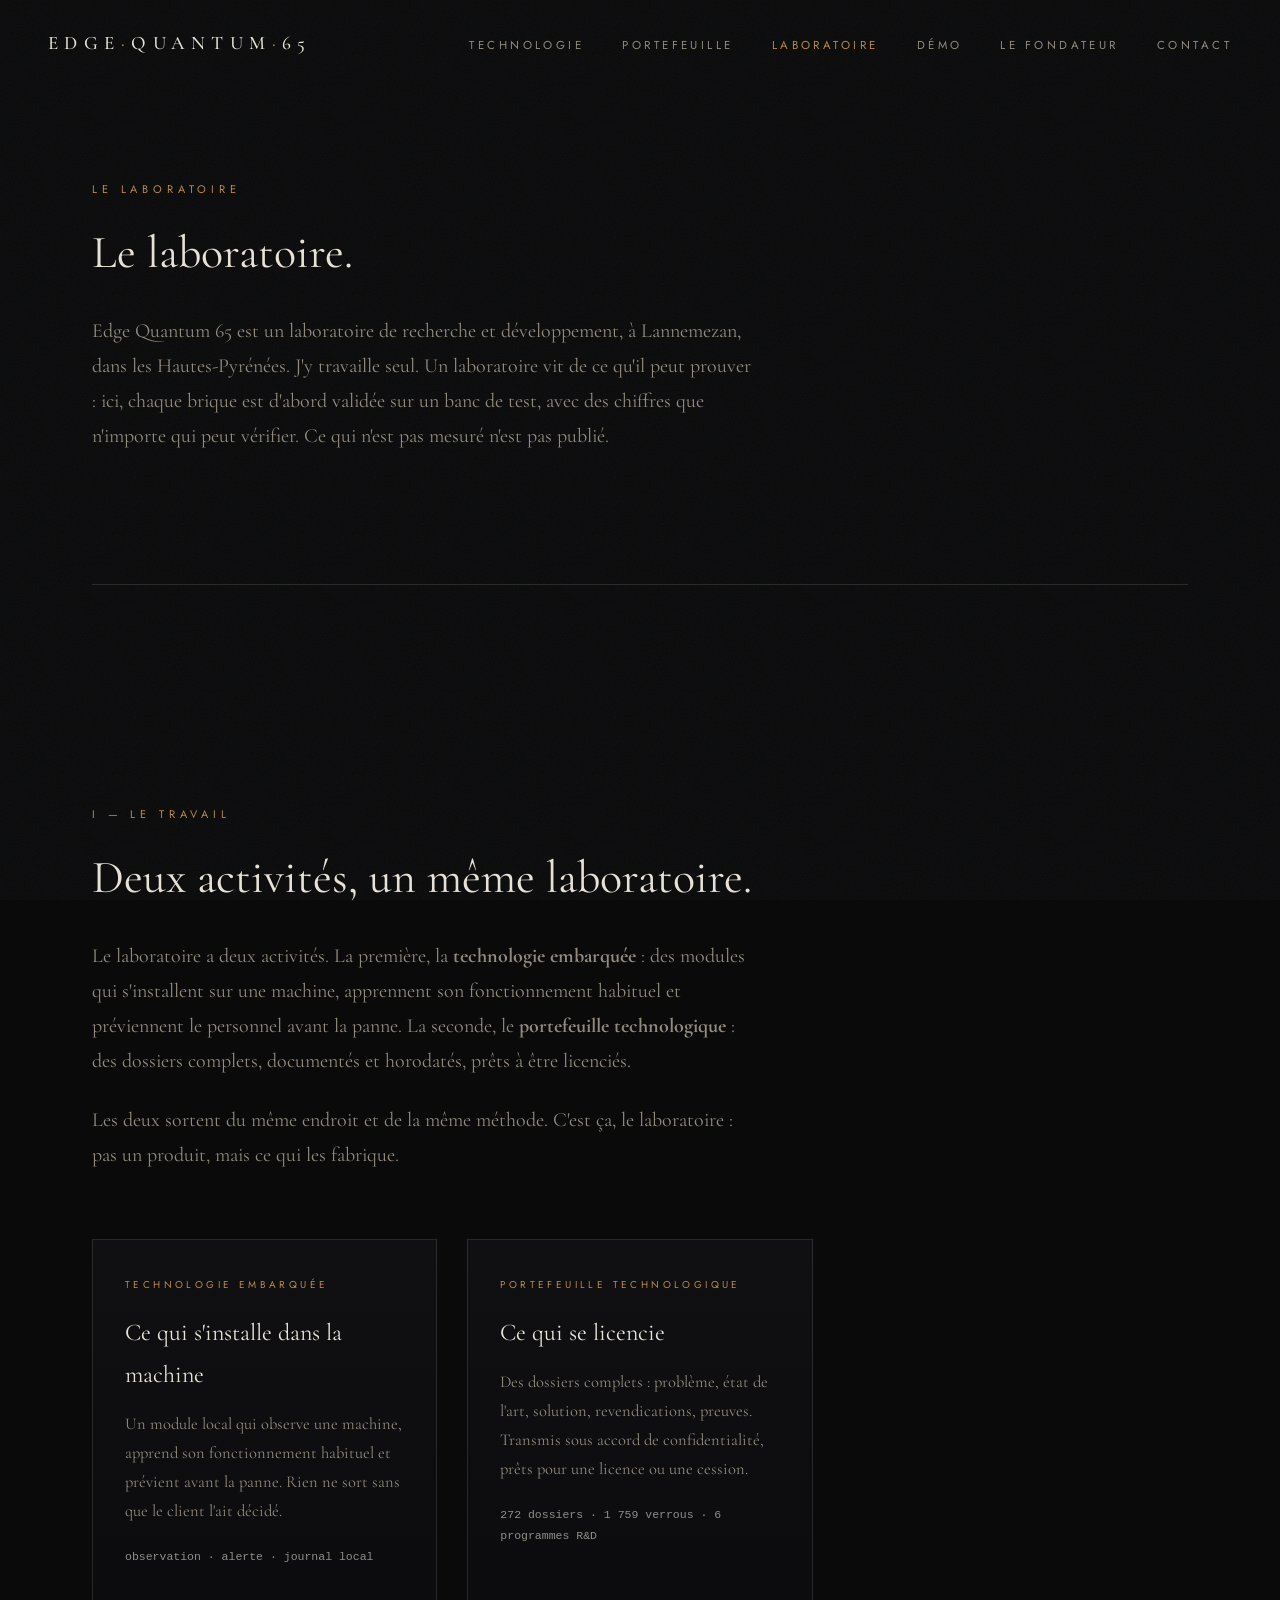
<file: laboratoire.html>
<!DOCTYPE html>
<html lang="fr">
<head>
  <meta charset="UTF-8">
  <meta name="viewport" content="width=device-width, initial-scale=1.0">
  <meta name="theme-color" content="#0a0a0b">
  <title>Laboratoire — Edge Quantum 65</title>
  <meta name="description" content="Le laboratoire Edge Quantum 65 : deux activités — technologie embarquée et portefeuille technologique. Méthode de vérification, banc de test, horodatage.">
  <meta name="robots" content="index, follow">
  <link rel="icon" type="image/svg+xml" href="data:image/svg+xml,%3Csvg%20xmlns='http://www.w3.org/2000/svg'%20viewBox='0%200%20320%20320'%3E%3Crect%20width='320'%20height='320'%20fill='%230a0a0b'/%3E%3Crect%20x='96'%20y='96'%20width='128'%20height='128'%20fill='none'%20stroke='%23b98a44'%20stroke-width='12'/%3E%3Crect%20x='142'%20y='142'%20width='36'%20height='36'%20fill='%23b98a44'/%3E%3C/svg%3E">
  <link rel="preconnect" href="https://fonts.googleapis.com">
  <link rel="preconnect" href="https://fonts.gstatic.com" crossorigin>
  <link href="https://fonts.googleapis.com/css2?family=Cormorant+Garamond:ital,wght@0,400;0,500;1,400&family=Jost:wght@300;400&display=swap" rel="stylesheet">
  <meta name="referrer" content="strict-origin-when-cross-origin">
  <link rel="stylesheet" href="assets/css/style.css">
</head>
<body>
  <div class="grain" aria-hidden="true"></div>

  <nav id="nav">
    <a class="wordmark" href="index.html" aria-label="Edge Quantum 65 — accueil">EDGE<b>·</b>QUANTUM<b>·</b>65</a>
    <ul>
      <li><a href="technologie.html">Technologie</a></li>
      <li><a href="portefeuille.html">Portefeuille</a></li>
      <li><a href="laboratoire.html" class="actif">Laboratoire</a></li>
      <li><a href="demo.html">Démo</a></li>
      <li><a href="a-propos.html">Le fondateur</a></li>
      <li><a href="contact.html">Contact</a></li>
    </ul>
  </nav>

  <main>
    <section class="section section-tete reveal">
      <span class="sur-titre">Le laboratoire</span>
      <h2 class="titre-section">Le laboratoire.</h2>
      <p class="texte-courant">
        Edge Quantum 65 est un laboratoire de recherche et développement, à Lannemezan, dans les
        Hautes-Pyrénées. J'y travaille seul. Un laboratoire vit de ce qu'il peut prouver : ici,
        chaque brique est d'abord validée sur un banc de test, avec des chiffres que n'importe qui
        peut vérifier. Ce qui n'est pas mesuré n'est pas publié.
      </p>
    </section>

    <hr class="filet">

    <section class="section reveal">
      <span class="sur-titre">I — Le travail</span>
      <h2 class="titre-section">Deux activités, un même laboratoire.</h2>
      <p class="texte-courant">
        Le laboratoire a deux activités. La première, la <strong>technologie embarquée</strong> :
        des modules qui s'installent sur une machine, apprennent son fonctionnement habituel et
        préviennent le personnel avant la panne. La seconde, le <strong>portefeuille technologique</strong> :
        des dossiers complets, documentés et horodatés, prêts à être licenciés.
      </p>
      <p class="texte-courant">
        Les deux sortent du même endroit et de la même méthode. C'est ça, le laboratoire :
        pas un produit, mais ce qui les fabrique.
      </p>
      <div class="briques">
        <div class="brique">
          <span class="etage">Technologie embarquée</span>
          <h3>Ce qui s'installe dans la machine</h3>
          <p>Un module local qui observe une machine, apprend son fonctionnement habituel et prévient avant la panne. Rien ne sort sans que le client l'ait décidé.</p>
          <span class="tech">observation · alerte · journal local</span>
        </div>
        <div class="brique">
          <span class="etage">Portefeuille technologique</span>
          <h3>Ce qui se licencie</h3>
          <p>Des dossiers complets : problème, état de l'art, solution, revendications, preuves. Transmis sous accord de confidentialité, prêts pour une licence ou une cession.</p>
          <span class="tech">272 dossiers · 1 759 verrous · 6 programmes R&amp;D</span>
        </div>
      </div>
    </section>

    <hr class="filet">

    <section class="section reveal">
      <span class="sur-titre">II — Le banc de test</span>
      <h2 class="titre-section">Le moteur d'échecs comme banc de test.</h2>
      <p class="texte-courant">
        C'est le laboratoire d'entraînement. Aux échecs, le résultat est net —
        on gagne ou on perd — et un terrain d'essai exigeant pour tout ce qui touche au NNUE :
        quantification, mise à jour incrémentale, calibration.
      </p>
      <p class="texte-courant">
        Ce qui est validé ici est ensuite transposé sur des machines physiques, où la vérité
        n'est plus un résultat mais une consommation, une vibration, une température.
      </p>

      <table class="table-registre">
        <thead>
          <tr><th>Élément</th><th>État mesuré</th><th>Vérification</th></tr>
        </thead>
        <tbody>
          <tr><td class="fort">Moteur UCI</td><td>Implémentation en C et en Rust</td><td class="hash">dépôts du laboratoire</td></tr>
          <tr><td class="fort">Réseau</td><td>HalfKP 40960 → 256 → 32 → 1 · SCReLU · int16</td><td class="hash">code source</td></tr>
          <tr><td class="fort">Ouverture</td><td>1 990 000 positions Polyglot</td><td class="hash">book.bin · chargement UCI</td></tr>
          <tr><td class="fort">Recherche</td><td>Alpha-bêta, table de transposition, killer moves, history, MVV-LVA, quiescence</td><td class="hash">code source</td></tr>
          <tr><td class="fort">Tests</td><td>131 tests au vert, 0 échec</td><td class="hash">cargo test · 25/09/2026</td></tr>
          <tr><td class="fort">Dépendance externe</td><td>shakmaty 0.30 (référence publique)</td><td class="hash">Cargo.toml</td></tr>
        </tbody>
      </table>

      <p class="note">
        <strong>Ce qui a cassé est publié aussi.</strong>
        Fin juillet, cinq défauts critiques ont été identifiés dans le portage Rust —
        décalage d'énumération, mise en miroir de la perspective noire, facteur d'échelle
        de sortie, drapeau d'arrêt UCI, ordre de priorité des coups — puis corrigés.
        Les traces de correction sont conservées dans l'historique du code.
      </p>
    </section>

    <hr class="filet">

    <section class="section reveal">
      <span class="sur-titre">III — Passer au physique</span>
      <h2 class="titre-section">Deux démonstrateurs.</h2>
      <div class="briques">
        <div class="brique">
          <span class="etage">Mécanique</span>
          <h3>Enveloppe paramétrique</h3>
          <p><strong>Conception, non encore imprimée.</strong> Une enveloppe ouverte, dessinée en CAO paramétrique et imprimable. Deux fentes pour attaches, couvercle vissé. Conçue pour être noyée de résine une fois scellée.</p>
          <span class="tech">80 × 50 × 30 mm · PETG ou ABS</span>
        </div>
        <div class="brique">
          <span class="etage">Firmware</span>
          <h3>Chaîne capteurs</h3>
          <p>Acquisition de vibration, de température et de courant sur microcontrôleur, puis injection dans le réseau de neurones. L'observation précède toujours la commande.</p>
          <span class="tech">vibration · température · courant · sortie PWM</span>
        </div>
      </div>
      <p class="note">
        <strong>L'observation vient en premier.</strong>
        Le premier usage est un module qui ne fait qu'observer une machine existante
        et signaler une dérive naissante. La commande n'est abordée qu'ensuite, avec le client.
      </p>
    </section>

    <hr class="filet">

    <section class="section reveal">
      <span class="sur-titre">IV — Méthode</span>
      <h2 class="titre-section">Comment je travaille.</h2>
      <div class="piliers">
        <div class="pilier">
          <span class="numeral">I.</span>
          <h3>Preuve avant publication</h3>
          <p>Tout chiffre publié doit être reproductible sur le code ou l'inventaire du laboratoire. Sinon il reste interne.</p>
        </div>
        <div class="pilier">
          <span class="numeral">II.</span>
          <h3>Horodatage</h3>
          <p>Les jalons importants — résultats de banc, décisions, relectures — sont horodatés (un reçu d'empreinte daté). La preuve existe sans qu'aucun serveur ne détienne le contenu.</p>
        </div>
        <div class="pilier">
          <span class="numeral">III.</span>
          <h3>Une chose à la fois</h3>
          <p>Je travaille sur un seul sujet par session, je ne touche pas au code qui marche, et je n'improvise aucune optimisation.</p>
        </div>
      </div>
      <p class="note">
        <strong>Sur la publication du code.</strong>
        Le laboratoire travaille en dépôts privés : les poids finaux, les clés et les secrets
        industriels ne quittent jamais l'atelier. Les composants logiciels destinés au public
        sont publiés progressivement, à mesure qu'ils sont débarrassés de ces éléments.
      </p>
    </section>

    <hr class="filet">

    <section class="section reveal">
      <span class="sur-titre">V — Le cadre</span>
      <h2 class="titre-section">Lannemezan, Hautes-Pyrénées.</h2>
      <p class="texte-courant">
        Je travaille à Lannemezan, dans les Hautes-Pyrénées. Je fais tout moi-même, du premier au
        dernier geste : j'écris le logiciel, je câble les capteurs, j'assemble le module. La société
        est en cours de création.
      </p>
    </section>

  </main>

  <footer>
    <span>Edge Quantum 65 — Lannemezan · Occitanie</span>
    <div style="display:flex;gap:28px;" aria-label="Liens">
      <a href="mentions-legales.html">Mentions légales</a>
      <a href="confidentialite.html">Confidentialité</a>
    </div>
    <span>MMXXVI</span>
  </footer>

  <script src="assets/js/main.js"></script>
</body>
</html>
</file>
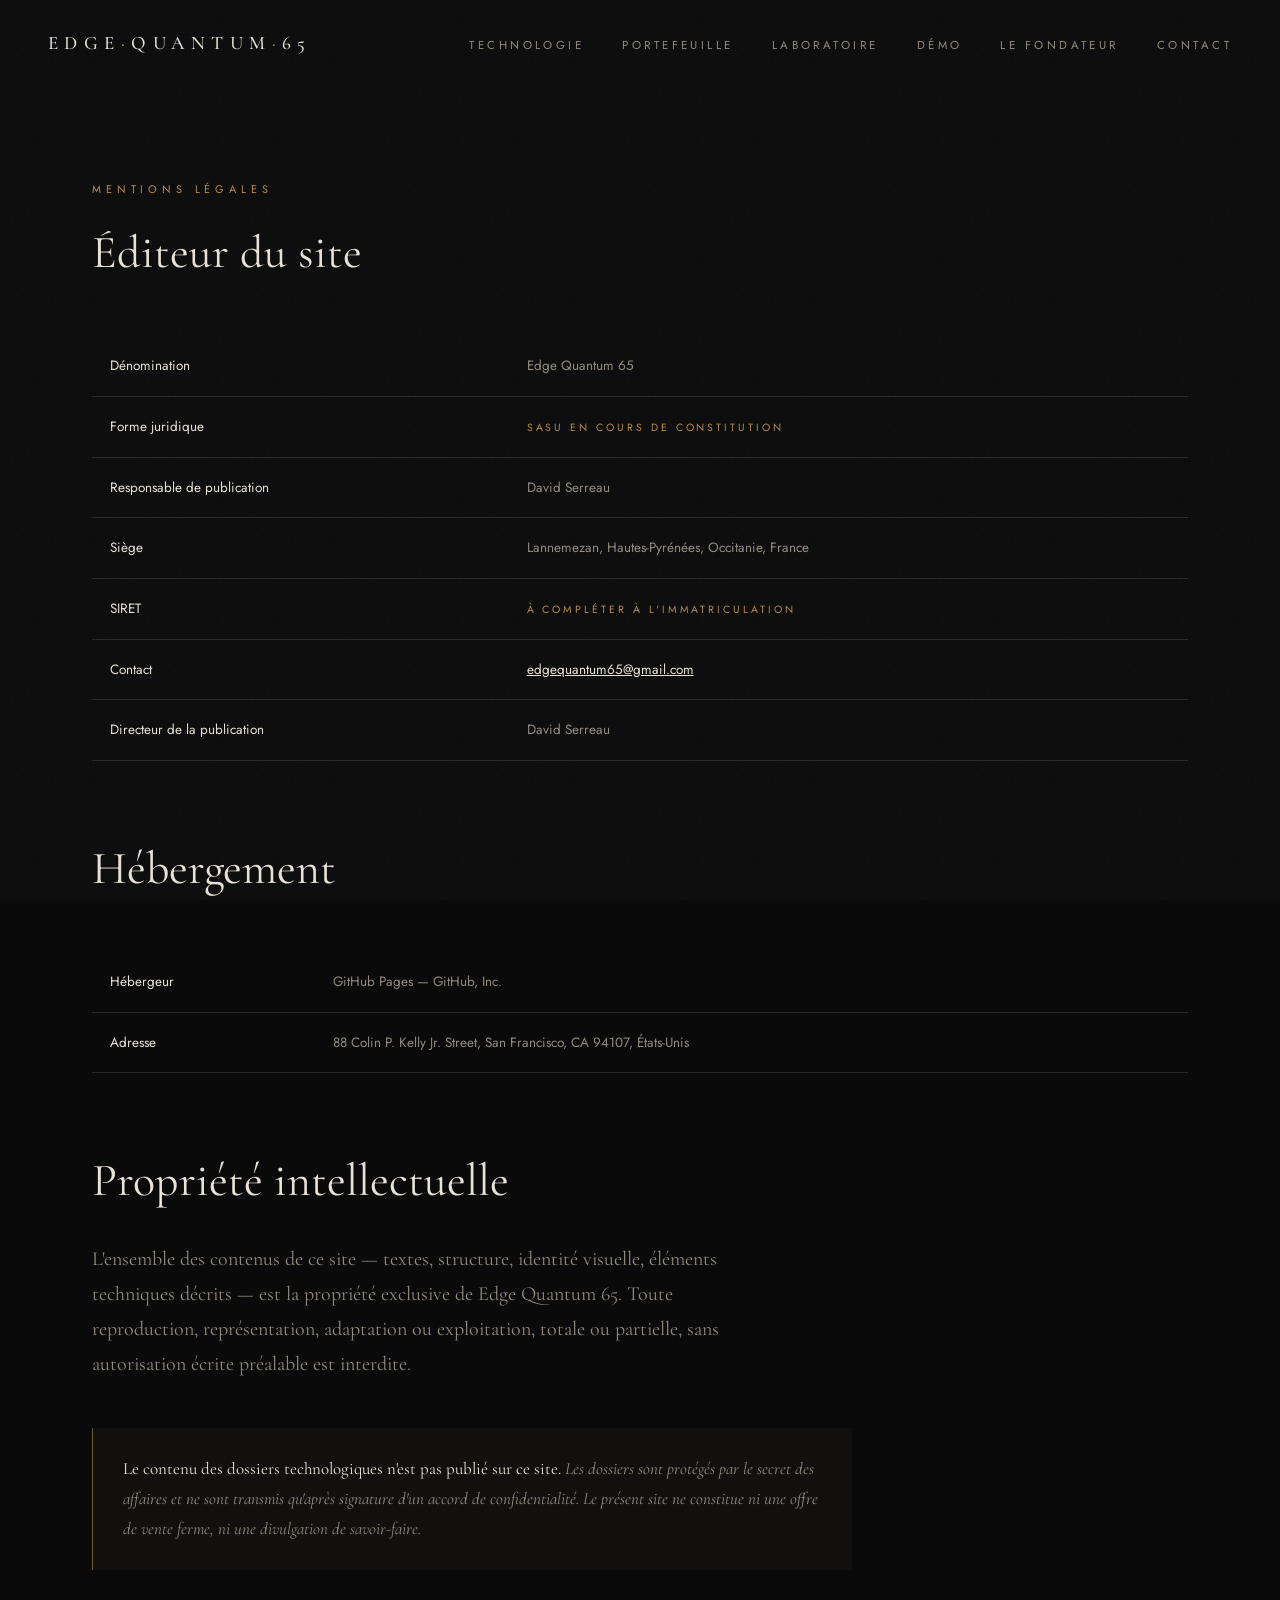
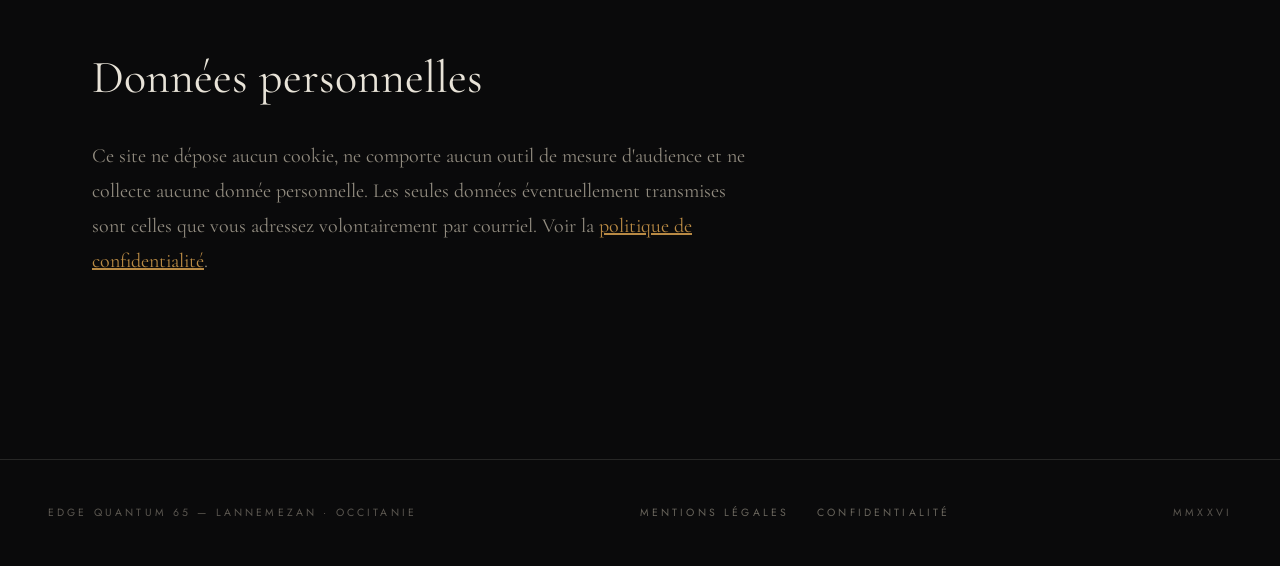
<file: mentions-legales.html>
<!DOCTYPE html>
<html lang="fr">
<head>
  <meta charset="UTF-8">
  <meta name="viewport" content="width=device-width, initial-scale=1.0">
  <meta name="theme-color" content="#0a0a0b">
  <title>Mentions légales — Edge Quantum 65</title>
  <meta name="robots" content="noindex, follow">
  <link rel="icon" type="image/svg+xml" href="data:image/svg+xml,%3Csvg%20xmlns='http://www.w3.org/2000/svg'%20viewBox='0%200%20320%20320'%3E%3Crect%20width='320'%20height='320'%20fill='%230a0a0b'/%3E%3Crect%20x='96'%20y='96'%20width='128'%20height='128'%20fill='none'%20stroke='%23b98a44'%20stroke-width='12'/%3E%3Crect%20x='142'%20y='142'%20width='36'%20height='36'%20fill='%23b98a44'/%3E%3C/svg%3E">
  <link rel="preconnect" href="https://fonts.googleapis.com">
  <link rel="preconnect" href="https://fonts.gstatic.com" crossorigin>
  <link href="https://fonts.googleapis.com/css2?family=Cormorant+Garamond:ital,wght@0,400;0,500;1,400&family=Jost:wght@300;400&display=swap" rel="stylesheet">
  <meta name="referrer" content="strict-origin-when-cross-origin">
  <link rel="stylesheet" href="assets/css/style.css">
</head>
<body>
  <div class="grain" aria-hidden="true"></div>

  <nav id="nav">
    <a class="wordmark" href="index.html" aria-label="Edge Quantum 65 — accueil">EDGE<b>·</b>QUANTUM<b>·</b>65</a>
    <ul>
      <li><a href="technologie.html">Technologie</a></li>
      <li><a href="portefeuille.html">Portefeuille</a></li>
      <li><a href="laboratoire.html">Laboratoire</a></li>
      <li><a href="demo.html">Démo</a></li>
      <li><a href="a-propos.html">Le fondateur</a></li>
      <li><a href="contact.html">Contact</a></li>
    </ul>
  </nav>

  <main>
    <section class="section section-tete reveal">
      <span class="sur-titre">Mentions légales</span>
      <h2 class="titre-section">Éditeur du site</h2>
      <table class="table-registre">
        <tbody>
          <tr><td class="fort">Dénomination</td><td>Edge Quantum 65</td></tr>
          <tr><td class="fort">Forme juridique</td><td><span class="attente">SASU en cours de constitution</span></td></tr>
          <tr><td class="fort">Responsable de publication</td><td>David Serreau</td></tr>
          <tr><td class="fort">Siège</td><td>Lannemezan, Hautes-Pyrénées, Occitanie, France</td></tr>
          <tr><td class="fort">SIRET</td><td><span class="attente">à compléter à l'immatriculation</span></td></tr>
          <tr><td class="fort">Contact</td><td><a href="mailto:edgequantum65@gmail.com" style="color:var(--encre);">edgequantum65@gmail.com</a></td></tr>
          <tr><td class="fort">Directeur de la publication</td><td>David Serreau</td></tr>
        </tbody>
      </table>

      <h2 class="titre-section" style="margin-top:80px;">Hébergement</h2>
      <table class="table-registre">
        <tbody>
          <tr><td class="fort">Hébergeur</td><td>GitHub Pages — GitHub, Inc.</td></tr>
          <tr><td class="fort">Adresse</td><td>88 Colin P. Kelly Jr. Street, San Francisco, CA 94107, États-Unis</td></tr>
        </tbody>
      </table>

      <h2 class="titre-section" style="margin-top:80px;">Propriété intellectuelle</h2>
      <p class="texte-courant">
        L'ensemble des contenus de ce site — textes, structure, identité visuelle, éléments techniques
        décrits — est la propriété exclusive de Edge Quantum 65. Toute reproduction, représentation,
        adaptation ou exploitation, totale ou partielle, sans autorisation écrite préalable est interdite.
      </p>
      <p class="note">
        <strong>Le contenu des dossiers technologiques n'est pas publié sur ce site.</strong>
        Les dossiers sont protégés par le secret des affaires et ne sont transmis qu'après
        signature d'un accord de confidentialité. Le présent site ne constitue ni une offre
        de vente ferme, ni une divulgation de savoir-faire.
      </p>

      <h2 class="titre-section" style="margin-top:80px;">Données personnelles</h2>
      <p class="texte-courant">
        Ce site ne dépose aucun cookie, ne comporte aucun outil de mesure d'audience et ne collecte
        aucune donnée personnelle. Les seules données éventuellement transmises sont celles que vous
        adressez volontairement par courriel. Voir la <a href="confidentialite.html" style="color:var(--ambre);">politique de confidentialité</a>.
      </p>
    </section>
  </main>

  <footer>
    <span>Edge Quantum 65 — Lannemezan · Occitanie</span>
    <div style="display:flex;gap:28px;" aria-label="Liens">
      <a href="mentions-legales.html">Mentions légales</a>
      <a href="confidentialite.html">Confidentialité</a>
    </div>
    <span>MMXXVI</span>
  </footer>

  <script src="assets/js/main.js"></script>
</body>
</html>
</file>
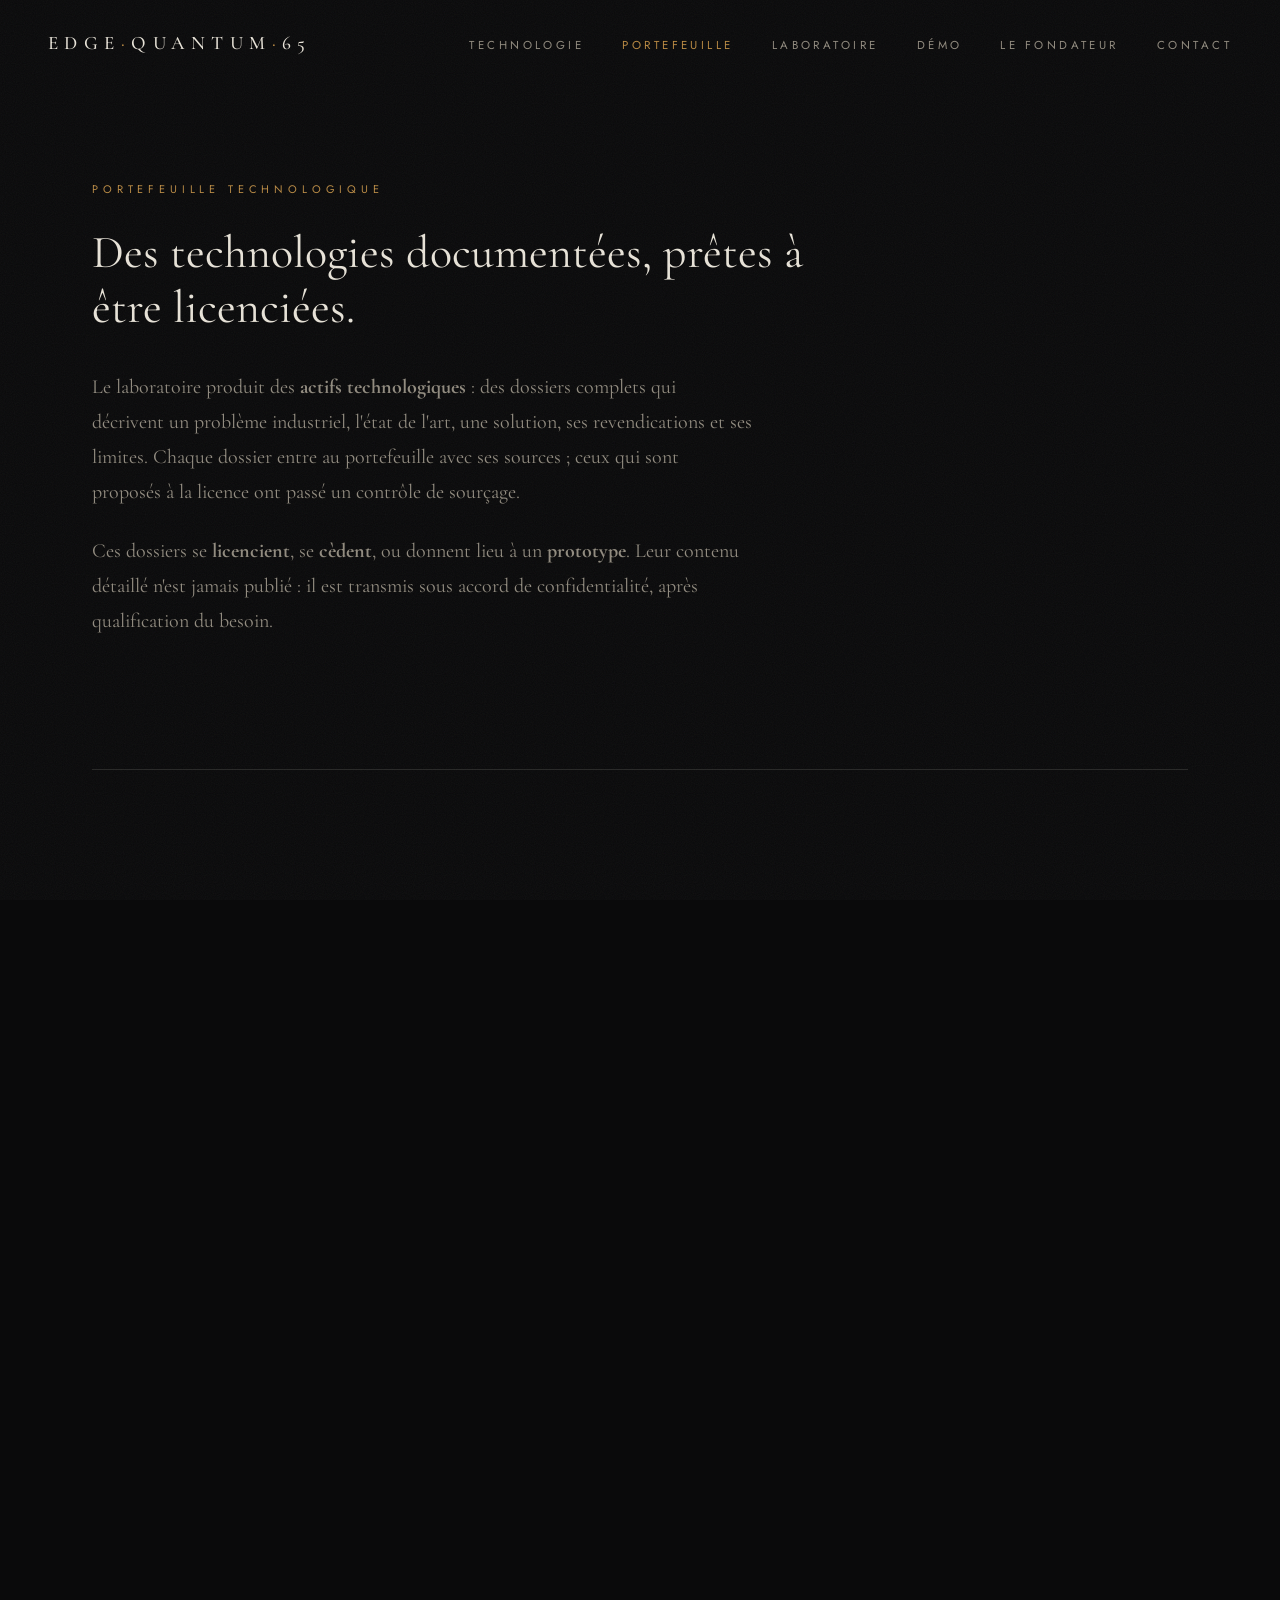
<file: portefeuille.html>
<!DOCTYPE html>
<html lang="fr">
<head>
  <meta charset="UTF-8">
  <meta name="viewport" content="width=device-width, initial-scale=1.0">
  <meta name="theme-color" content="#0a0a0b">
  <title>Portefeuille technologique — Edge Quantum 65</title>
  <meta name="description" content="Dossiers technologiques documentés et horodatés, disponibles en licence d'exploitation ou en cession. Contenu détaillé transmis sous accord de confidentialité.">
  <meta name="robots" content="index, follow">
  <link rel="icon" type="image/svg+xml" href="data:image/svg+xml,%3Csvg%20xmlns='http://www.w3.org/2000/svg'%20viewBox='0%200%20320%20320'%3E%3Crect%20width='320'%20height='320'%20fill='%230a0a0b'/%3E%3Crect%20x='96'%20y='96'%20width='128'%20height='128'%20fill='none'%20stroke='%23b98a44'%20stroke-width='12'/%3E%3Crect%20x='142'%20y='142'%20width='36'%20height='36'%20fill='%23b98a44'/%3E%3C/svg%3E">
  <link rel="preconnect" href="https://fonts.googleapis.com">
  <link rel="preconnect" href="https://fonts.gstatic.com" crossorigin>
  <link href="https://fonts.googleapis.com/css2?family=Cormorant+Garamond:ital,wght@0,400;0,500;1,400&family=Jost:wght@300;400&display=swap" rel="stylesheet">
  <meta name="referrer" content="strict-origin-when-cross-origin">
  <link rel="stylesheet" href="assets/css/style.css">
</head>
<body>
  <div class="grain" aria-hidden="true"></div>

  <nav id="nav">
    <a class="wordmark" href="index.html" aria-label="Edge Quantum 65 — accueil">EDGE<b>·</b>QUANTUM<b>·</b>65</a>
    <ul>
      <li><a href="technologie.html">Technologie</a></li>
      <li><a href="portefeuille.html" class="actif">Portefeuille</a></li>
      <li><a href="laboratoire.html">Laboratoire</a></li>
      <li><a href="demo.html">Démo</a></li>
      <li><a href="a-propos.html">Le fondateur</a></li>
      <li><a href="contact.html">Contact</a></li>
    </ul>
  </nav>

  <main>
    <section class="section section-tete reveal">
      <span class="sur-titre">Portefeuille technologique</span>
      <h2 class="titre-section">Des technologies documentées, prêtes à être licenciées.</h2>
      <p class="texte-courant">
        Le laboratoire produit des <strong>actifs technologiques</strong> : des dossiers complets qui
        décrivent un problème industriel, l'état de l'art, une solution, ses revendications et ses
        limites. Chaque dossier entre au portefeuille avec ses sources ; ceux qui sont proposés à la
        licence ont passé un contrôle de sourçage.
      </p>
      <p class="texte-courant">
        Ces dossiers se <strong>licencient</strong>, se <strong>cèdent</strong>, ou donnent lieu à un <strong>prototype</strong>. Leur contenu détaillé
        n'est jamais publié : il est transmis sous accord de confidentialité, après qualification du besoin.
      </p>
    </section>

    <hr class="filet">

    <section class="section reveal">
      <span class="sur-titre">I — L'échelle</span>
      <h2 class="titre-section">Trois niveaux de maturité.</h2>
      <p class="texte-courant">
        C'est une échelle, pas un stock : chaque dossier est classé selon son avancement.
      </p>
      <div class="lignes">
        <div class="ligne">
          <span class="secteur">Niveau 1</span>
          <div>
            <h3>Documenté</h3>
            <p>Problème identifié, état de l'art cartographié, sources primaires rassemblées. Utilisable comme base d'étude ou de veille.</p>
          </div>
          <span class="niveau">Étude</span>
        </div>
        <div class="ligne">
          <span class="secteur">Niveau 2</span>
          <div>
            <h3>Vérifié</h3>
            <p>Revendications rédigées, antériorités et verrous identifiés, sourçage contrôlé — chaque affirmation renvoie à une source consultable.</p>
          </div>
          <span class="niveau">Licence</span>
        </div>
        <div class="ligne">
          <span class="secteur">Niveau 3</span>
          <div>
            <h3>Prêt à licencier</h3>
            <p>Dossier complet, données de test, analyse de liberté d'exploitation et preuve d'horodatage réunies. Prêt pour un accord commercial.</p>
          </div>
          <span class="niveau">Cession</span>
        </div>
      </div>
    </section>

    <hr class="filet">

    <section class="section reveal">
      <span class="sur-titre">II — Domaines couverts</span>
      <h2 class="titre-section">Les secteurs couverts.</h2>
      <p class="texte-courant">
        J'indique le secteur et le niveau de maturité. Je ne donne ni les solutions
        ni les revendications : c'est ce que protège le dossier.
      </p>
      <div class="briques">
        <div class="brique"><span class="etage">Aérospatial</span><h3>Capteurs &amp; systèmes orbitaux</h3><p>Instrumentation embarquée, mesure et diagnostic en environnement contraint.</p><span class="tech">dossiers disponibles sous NDA</span></div>
        <div class="brique"><span class="etage">Industrie</span><h3>Contrôle de procédé</h3><p>Régulation, réservation de ressources temps réel, automatisation de bancs de production.</p><span class="tech">dossiers disponibles sous NDA</span></div>
        <div class="brique"><span class="etage">Matériaux</span><h3>Fabrication additive</h3><p>Contrôle en cours de fusion, suivi de bain, détection d'anomalie en temps réel.</p><span class="tech">dossiers disponibles sous NDA</span></div>
        <div class="brique"><span class="etage">Électronique</span><h3>Calcul &amp; émulation</h3><p>Architectures d'accélération matérielle et de vérification fonctionnelle.</p><span class="tech">dossiers disponibles sous NDA</span></div>
        <div class="brique"><span class="etage">Robotique</span><h3>Systèmes autonomes compacts</h3><p>Commande embarquée pour actionneurs et plateformes de petite taille.</p><span class="tech">dossiers disponibles sous NDA</span></div>
        <div class="brique"><span class="etage">Énergie</span><h3>Stockage &amp; conversion</h3><p>Diagnostic de signature électrique, détection de dégradation, sécurité de cellule.</p><span class="tech">dossiers disponibles sous NDA</span></div>
      </div>
    </section>

    <hr class="filet">

    <section class="section reveal">
      <span class="sur-titre">III — Le socle documentaire</span>
      <h2 class="titre-section">L'état du portefeuille.</h2>
      <div class="chiffres">
        <div class="chiffre">
          <span class="valeur">272</span>
          <span class="etiquette">Dossiers technologiques</span>
          <span class="source">inventaire au 24/09/2026</span>
        </div>
        <div class="chiffre">
          <span class="valeur">1 759</span>
          <span class="etiquette">Verrous documentés</span>
          <span class="source">barrières à l'entrée recensées</span>
        </div>
        <div class="chiffre">
          <span class="valeur">6</span>
          <span class="etiquette">Programmes R&amp;D</span>
          <span class="source">dossiers de recherche complets</span>
        </div>
        <div class="chiffre">
          <span class="valeur">8</span>
          <span class="etiquette">Dossiers au contrôle 100 %</span>
          <span class="source">contrôle de sourçage · revérifié le 23/09/2026</span>
        </div>
      </div>
      <p class="note">
        <strong>Une règle : rien n'est proposé sans preuve.</strong>
        Chaque affirmation d'un dossier renvoie à une source nommée et localisable.
        Aujourd'hui, huit dossiers ont passé ce contrôle à 100 % ; le reste du corpus reste en amont.
      </p>
    </section>

    <hr class="filet">

    <section class="section reveal">
      <span class="sur-titre">IV — Accès</span>
      <h2 class="titre-section">Trois étapes.</h2>
      <div class="lignes">
        <div class="ligne">
          <span class="secteur">Étape 1</span>
          <div><h3>Qualification</h3><p>Vous indiquez le secteur et le type de besoin. Je vérifie si le portefeuille contient une correspondance.</p></div>
          <span class="niveau">Échange</span>
        </div>
        <div class="ligne">
          <span class="secteur">Étape 2</span>
          <div><h3>Confidentialité</h3><p>Signature d'un accord de confidentialité bilatéral. Aucun contenu de dossier n'est transmis avant cette étape.</p></div>
          <span class="niveau">NDA</span>
        </div>
        <div class="ligne">
          <span class="secteur">Étape 3</span>
          <div><h3>Transmission</h3><p>Accès au dossier complet, aux sources et aux données de vérification. Discussion des modalités de licence ou de cession.</p></div>
          <span class="niveau">Dossier</span>
        </div>
      </div>
      <div class="contact-bloc" style="margin-top:64px;">
        <a class="courriel" href="mailto:edgequantum65@gmail.com">edgequantum65@gmail.com</a>
        <p class="avertissement">Acheteur, intégrateur, cabinet de propriété intellectuelle ou fonds : toute demande qualifiée reçoit une réponse.</p>
      </div>
    </section>

  </main>

  <footer>
    <span>Edge Quantum 65 — Lannemezan · Occitanie</span>
    <div style="display:flex;gap:28px;" aria-label="Liens">
      <a href="mentions-legales.html">Mentions légales</a>
      <a href="confidentialite.html">Confidentialité</a>
    </div>
    <span>MMXXVI</span>
  </footer>

  <script src="assets/js/main.js"></script>
</body>
</html>
</file>
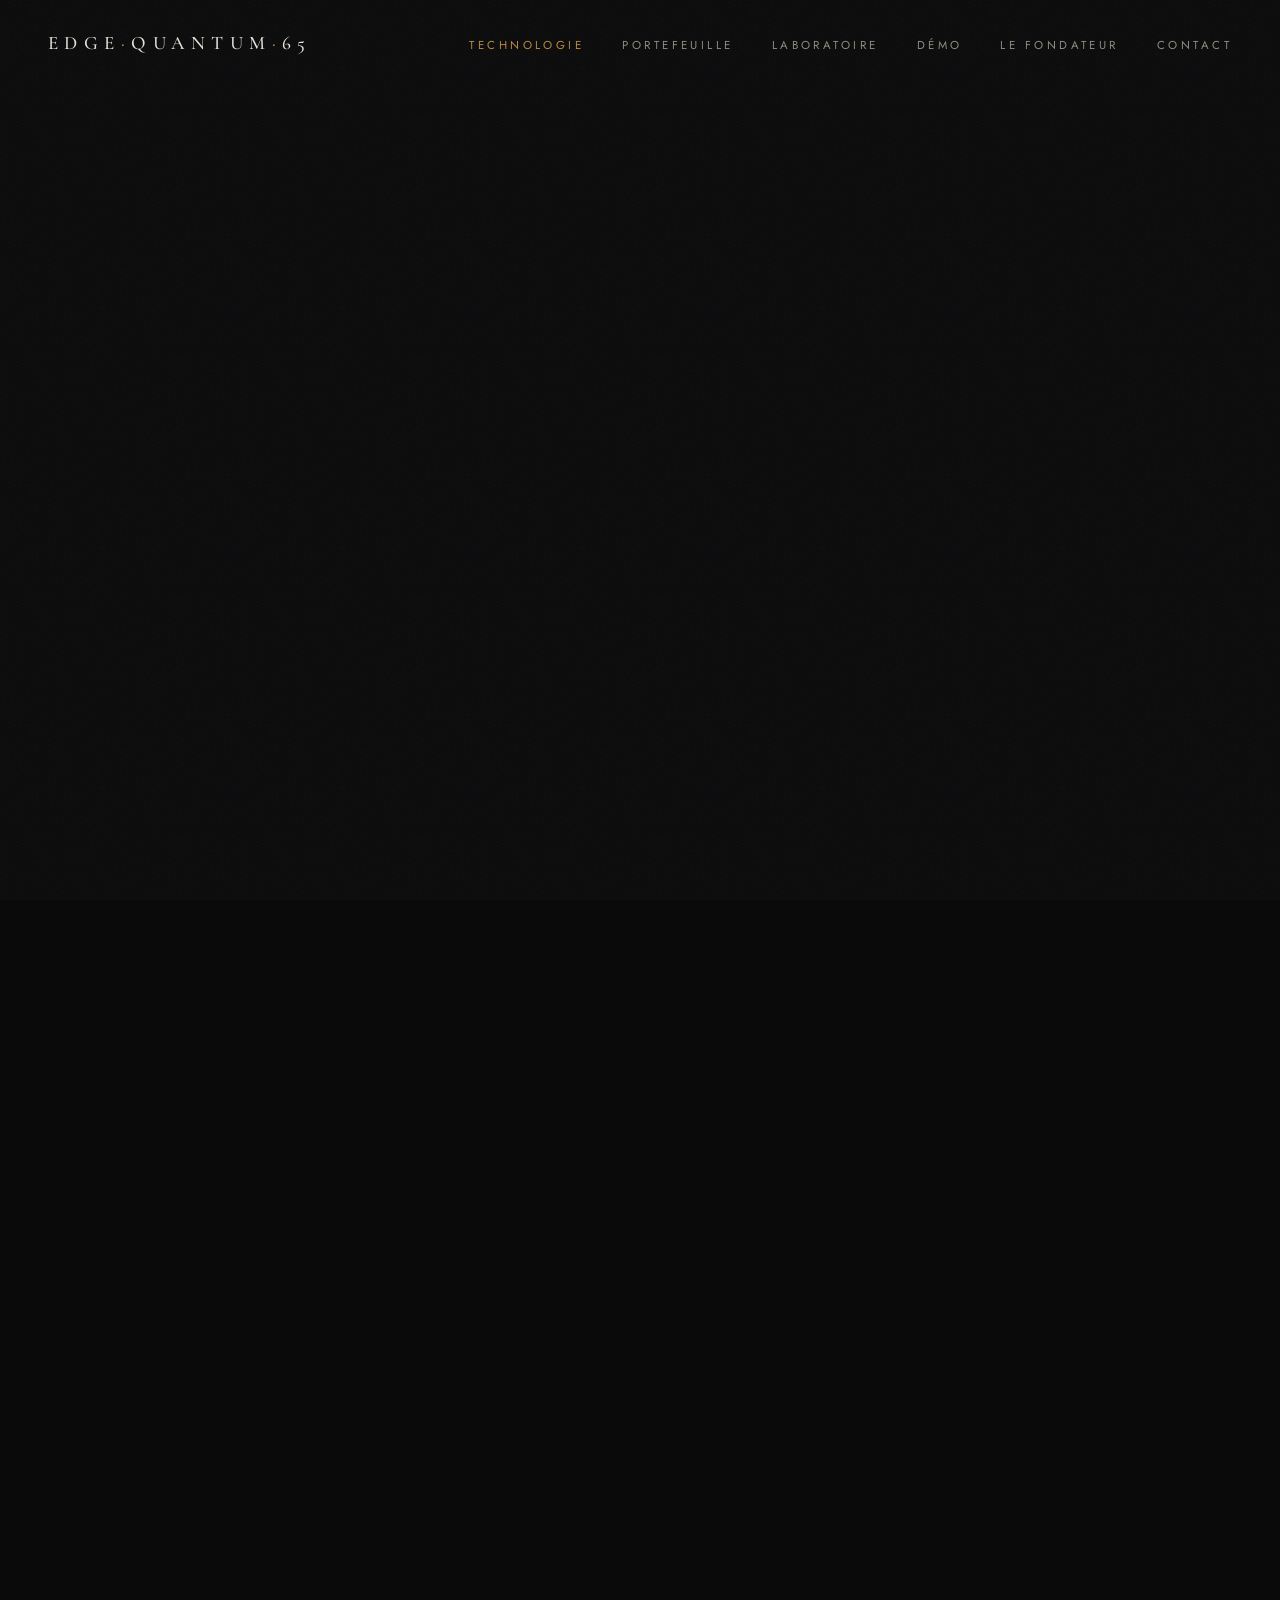
<file: technologie.html>
<!DOCTYPE html>
<html lang="fr">
<head>
  <meta charset="UTF-8">
  <meta name="viewport" content="width=device-width, initial-scale=1.0">
  <meta name="theme-color" content="#0a0a0b">
  <title>Technologie embarquée — Edge Quantum 65</title>
  <meta name="description" content="Socle technique : réseau de neurones léger embarqué, logiciel souverain, sécurité matérielle, auto-calibration locale et fonction de coût.">
  <meta name="robots" content="index, follow">
  <link rel="icon" type="image/svg+xml" href="data:image/svg+xml,%3Csvg%20xmlns='http://www.w3.org/2000/svg'%20viewBox='0%200%20320%20320'%3E%3Crect%20width='320'%20height='320'%20fill='%230a0a0b'/%3E%3Crect%20x='96'%20y='96'%20width='128'%20height='128'%20fill='none'%20stroke='%23b98a44'%20stroke-width='12'/%3E%3Crect%20x='142'%20y='142'%20width='36'%20height='36'%20fill='%23b98a44'/%3E%3C/svg%3E">
  <link rel="preconnect" href="https://fonts.googleapis.com">
  <link rel="preconnect" href="https://fonts.gstatic.com" crossorigin>
  <link href="https://fonts.googleapis.com/css2?family=Cormorant+Garamond:ital,wght@0,400;0,500;1,400&family=Jost:wght@300;400&display=swap" rel="stylesheet">
  <meta name="referrer" content="strict-origin-when-cross-origin">
  <link rel="stylesheet" href="assets/css/style.css">
</head>
<body>
  <div class="grain" aria-hidden="true"></div>

  <nav id="nav">
    <a class="wordmark" href="index.html" aria-label="Edge Quantum 65 — accueil">EDGE<b>·</b>QUANTUM<b>·</b>65</a>
    <ul>
      <li><a href="technologie.html" class="actif">Technologie</a></li>
      <li><a href="portefeuille.html">Portefeuille</a></li>
      <li><a href="laboratoire.html">Laboratoire</a></li>
      <li><a href="demo.html">Démo</a></li>
      <li><a href="a-propos.html">Le fondateur</a></li>
      <li><a href="contact.html">Contact</a></li>
    </ul>
  </nav>

  <main>
    <section class="section section-tete reveal">
      <span class="sur-titre">Technologie embarquée</span>
      <h2 class="titre-section">Un réseau de neurones sur microcontrôleur.</h2>
      <p class="texte-courant">
        Le socle repose sur une idée unique : l'apprentissage doit se produire <em>sur la machine</em>,
        à partir d'une grandeur physique mesurable, sans jamais sortir de la machine. Aucun modèle génératif.
      </p>
    </section>

    <hr class="filet">

    <section class="section reveal">
      <span class="sur-titre">I — Le socle</span>
      <h2 class="titre-section">Six briques.</h2>
      <div class="briques">

        <div class="brique">
          <span class="etage">Réseau</span>
          <h3>NNUE</h3>
          <p>Efficiently Updatable Neural Network : un réseau conçu pour la mise à jour incrémentale. On ne recalcule pas tout à chaque cycle — on corrige seulement ce qui a changé.</p>
          <span class="tech">HalfKP 40960 → 256 → 32 → 1 · SCReLU · int16</span>
        </div>

        <div class="brique">
          <span class="etage">Langage</span>
          <h3>Rust no_std</h3>
          <p>Sécurité mémoire garantie à la compilation : pas de dépassement de tampon possible par construction, pas de ramasse-miettes, pas de runtime caché.</p>
          <span class="tech">cible ARM Cortex-M (STM32) · Xtensa LX7 (ESP32)</span>
        </div>

        <div class="brique">
          <span class="etage">Méthode</span>
          <h3>Auto-calibration locale</h3>
          <p>Deux jeux de poids s'affrontent sur la même machine. Le challenger calcule en ombre, sans agir. Le meilleur est promu selon la fonction de coût — jamais par Internet.</p>
          <span class="tech">boucle Champion/Challenger · rétrogradation possible</span>
        </div>

        <div class="brique">
          <span class="etage">Métrique</span>
          <h3>Fonction de coût L</h3>
          <p>Le système n'a pas besoin de label : la fonction de coût <em>est</em> le label. C'est la mesure physique qui guide l'apprentissage, pas une annotation humaine.</p>
          <span class="tech">L = α·Énergie − β·Rendement + γ·Pénalité</span>
        </div>

        <div class="brique">
          <span class="etage">Sécurité</span>
          <h3>Hors ligne par construction</h3>
          <p>Aucune connexion réseau par défaut. Le module noie les composants sensibles dans la résine et efface les clés en RAM à la moindre ouverture.</p>
          <span class="tech">Secure Boot · Flash chiffrée · tamper switch</span>
        </div>

        <div class="brique">
          <span class="etage">Silicium</span>
          <h3>Microcontrôleurs souverains</h3>
          <p>Composants traçables et disponibles, sans dépendance à un fournisseur unique.</p>
          <span class="tech">STM32 · ESP32 · RISC-V (exploratoire)</span>
        </div>

      </div>
    </section>

    <hr class="filet">

    <section class="section reveal">
      <span class="sur-titre">II — L'algorithme</span>
      <h2 class="titre-section">La boucle CvC, en dix lignes.</h2>
      <div class="bloc-code">
<pre><span class="c"># fonction de coût, fixée en flash après compilation</span>
L = α·E − β·R + γ·P

champion   = poids_initiaux
challenger = mutation_gaussienne(champion)

boucle:
    mesure_capteurs() → E, R, T
    p_champ = champion.propose_commande(E, R, T)
    p_chal  = challenger.propose_commande(E, R, T)

    appliquer(p_champ)              <span class="c"># seule commande réelle</span>
    challenger.calcule_en_ombre()   <span class="c"># prédiction, aucune action</span>

    si L_challenger + ε &lt; L_champion sur k fenêtres:
        promouvoir(challenger → champion)
    sinon:
        challenger = mutation_gaussienne(champion)
        <span class="c"># l'ancien champion reste en mémoire pour rétrogradation</span></pre>
      </div>
      <p class="note">
        <strong>Aucune annotation manuelle, aucun transfert de données.</strong>
        Le système apprend à partir de sa propre usure et de sa propre consommation.
        C'est ce qui la distingue d'une solution connectée : rien ne sort, rien n'entre.
      </p>
    </section>

    <hr class="filet">

    <section class="section reveal">
      <span class="sur-titre">III — Sécurité matérielle</span>
      <h2 class="titre-section">Les cinq protections.</h2>
      <p class="texte-courant">C'est la conception retenue pour le module, couche par couche. Aucune n'est encore industrialisée.</p>
      <table class="table-registre">
        <thead>
          <tr><th>Couche</th><th>Mise en œuvre</th><th>Effet</th></tr>
        </thead>
        <tbody>
          <tr>
            <td class="fort">1. Potting</td>
            <td>Résine époxy bi-composant, noyage intégral</td>
            <td>Ouverture forcée = destruction</td>
          </tr>
          <tr>
            <td class="fort">2. Détection d'effraction</td>
            <td>Interrupteur mécanique sous le potting + maillage de pistes</td>
            <td>Effacement des clés en RAM</td>
          </tr>
          <tr>
            <td class="fort">3. Secure Boot</td>
            <td>Firmware signé obligatoire, flash chiffrée</td>
            <td>Tout binaire non signé est refusé</td>
          </tr>
          <tr>
            <td class="fort">4. Verrouillage silicium</td>
            <td>Protection de lecture niveau 2 + élément sécurisé dédié</td>
            <td>Accès JTAG/SWD définitivement bloqué</td>
          </tr>
          <tr>
            <td class="fort">5. Non-livraison du source</td>
            <td>Aucun code source, aucun poids final transmis</td>
            <td>Le client reçoit un binaire, pas un savoir-faire</td>
          </tr>
        </tbody>
      </table>
      <p class="note">
        <strong>Le portefeuille et la technologie sont deux choses séparées.</strong>
        Ce qui s'installe part sous forme de binaire signé. Ce qui se licencie
        est un dossier documentaire. Jamais l'inverse.
      </p>
    </section>

    <hr class="filet">

    <section class="section reveal">
      <span class="sur-titre">IV — Terrains d'application</span>
      <h2 class="titre-section">Toute machine qui consomme de l'énergie et s'use.</h2>
      <div class="briques">
        <div class="brique"><span class="etage">Énergie</span><h3>Batteries &amp; onduleurs</h3><p>Calibration de la signature de décharge, détection précoce d'une cellule défaillante.</p></div>
        <div class="brique"><span class="etage">Industrie</span><h3>Ventilateurs &amp; pompes</h3><p>Détection de déséquilibre, de cavitation, de surcouple. Maintenance avant casse.</p></div>
        <div class="brique"><span class="etage">Mobilité</span><h3>Assistance électrique</h3><p>Lecture de l'usage réel (relief, charge) pour estimer l'autonomie, sans transmission de données.</p></div>
        <div class="brique"><span class="etage">Upcycling</span><h3>Objets reconditionnés</h3><p>Apprentissage de l'usure d'un appareil d'occasion, allongement de la durée de vie.</p></div>
      </div>
      <p class="note">
        <strong>Positionnée en complément, jamais en substitution.</strong>
        Le module s'ajoute à une machine existante. Il observe, il prévient, il n'en prend pas le contrôle.
      </p>
    </section>

  </main>

  <footer>
    <span>Edge Quantum 65 — Lannemezan · Occitanie</span>
    <div style="display:flex;gap:28px;" aria-label="Liens">
      <a href="mentions-legales.html">Mentions légales</a>
      <a href="confidentialite.html">Confidentialité</a>
    </div>
    <span>MMXXVI</span>
  </footer>

  <script src="assets/js/main.js"></script>
</body>
</html>
</file>
<file: assets/css/style.css>
/* ============================================================
   EDGE QUANTUM 65 — système de design
   Noir d'atelier · os chaud · ambre résine
   (repris du système DUSVAL, adapté labo)
   ============================================================ */

:root {
  --noir: #0a0a0b;
  --noir-2: #101012;
  --encre: #e8e3d8;
  --brume: #918b7f;
  --ambre: #b98a44;
  --ambre-doux: rgba(185, 138, 68, .55);
  --filet: rgba(232, 227, 216, .13);
  --serif: 'Cormorant Garamond', 'Times New Roman', serif;
  --sans: 'Jost', 'Segoe UI', sans-serif;
  --mono: ui-monospace, 'SFMono-Regular', Menlo, Consolas, monospace;
}

* { margin: 0; padding: 0; box-sizing: border-box; }
html { scroll-behavior: smooth; scroll-padding-top: 90px; }
img, svg, video { max-width: 100%; height: auto; }
a:focus-visible, button:focus-visible, input:focus-visible {
  outline: 2px solid var(--ambre);
  outline-offset: 3px;
}
@media (prefers-reduced-motion: reduce) { html { scroll-behavior: auto; } }

body {
  background: var(--noir);
  color: var(--encre);
  font-family: var(--serif);
  font-size: 19px;
  line-height: 1.75;
  -webkit-font-smoothing: antialiased;
  overflow-x: hidden;
}

::selection { background: var(--ambre); color: var(--noir); }

/* ---- grain ---- */
.grain {
  position: fixed; inset: 0;
  width: 100%; height: 100%;
  pointer-events: none;
  z-index: 90;
  opacity: .05;
  background-image: url("data:image/svg+xml,%3Csvg xmlns='http://www.w3.org/2000/svg' width='240' height='240'%3E%3Cfilter id='n'%3E%3CfeTurbulence type='fractalNoise' baseFrequency='.9' numOctaves='2'/%3E%3C/filter%3E%3Crect width='100%25' height='100%25' filter='url(%23n)'/%3E%3C/svg%3E");
  animation: grain 7s steps(6) infinite;
}
@keyframes grain {
  0%,100% { transform: translate(0,0); }
  20% { transform: translate(-4%,3%); }
  40% { transform: translate(3%,-5%); }
  60% { transform: translate(-5%,-2%); }
  80% { transform: translate(4%,4%); }
}

/* ---- navigation ---- */
nav {
  position: fixed; top: 0; left: 0; right: 0;
  display: flex; align-items: center; justify-content: space-between;
  padding: 26px 48px;
  z-index: 100;
  transition: background .5s ease, padding .5s ease;
}
nav.scrolled {
  background: rgba(10,10,11,.86);
  backdrop-filter: blur(14px);
  padding: 16px 48px;
  border-bottom: 1px solid var(--filet);
}
.wordmark {
  font-family: var(--serif);
  font-weight: 500;
  font-size: 19px;
  letter-spacing: .34em;
  margin-right: -.34em;
  color: var(--encre);
  text-decoration: none;
  white-space: nowrap;
}
.wordmark b { color: var(--ambre); font-weight: 500; }
nav ul { display: flex; gap: 38px; list-style: none; }
nav ul a {
  font-family: var(--sans);
  font-size: 11.5px;
  font-weight: 400;
  letter-spacing: .3em;
  text-transform: uppercase;
  color: var(--brume);
  text-decoration: none;
  transition: color .35s;
}
nav ul a:hover, nav ul a.actif { color: var(--ambre); }

/* ---- héros ---- */
.hero {
  min-height: 100svh;
  display: flex; flex-direction: column;
  align-items: center; justify-content: center;
  text-align: center;
  position: relative;
  padding: 130px 24px 90px;
}
.hero h1 {
  font-family: var(--serif);
  font-weight: 400;
  font-size: clamp(40px, 8.4vw, 118px);
  letter-spacing: .24em;
  margin-right: -.24em;
  line-height: 1.05;
  animation: lever 2.4s cubic-bezier(.19,1,.22,1) both .3s;
}
.hero h1 b { color: var(--ambre); font-weight: 400; }
.hero .sous-titre {
  margin-top: 48px;
  max-width: 640px;
  font-style: italic;
  font-size: clamp(19px, 2.4vw, 25px);
  color: var(--brume);
  animation: lever 2.4s cubic-bezier(.19,1,.22,1) both .9s;
}
.hero .echo {
  margin-top: 20px;
  font-family: var(--sans);
  font-size: 10.5px;
  letter-spacing: .3em;
  text-transform: uppercase;
  color: rgba(145,139,127,.55);
  animation: lever 2.4s both 1.3s;
}
.hero .pieds {
  margin-top: 46px;
  display: flex; flex-wrap: wrap; gap: 14px 34px; justify-content: center;
  animation: lever 2.4s both 1.6s;
}
.hero .pieds span {
  font-family: var(--sans); font-size: 10.5px; letter-spacing: .3em;
  text-transform: uppercase; color: rgba(145,139,127,.7);
}
@keyframes lever {
  from { opacity: 0; transform: translateY(28px); }
  to { opacity: 1; transform: translateY(0); }
}
.fil-descente {
  position: absolute; bottom: 38px; left: 50%;
  width: 1px; height: 64px;
  background: linear-gradient(var(--ambre), transparent);
  animation: fil 2.8s ease-in-out infinite;
}
@keyframes fil {
  0% { transform: scaleY(0); transform-origin: top; }
  45% { transform: scaleY(1); transform-origin: top; }
  55% { transform: scaleY(1); transform-origin: bottom; }
  100% { transform: scaleY(0); transform-origin: bottom; }
}

/* ---- structure commune ---- */
main { max-width: 1160px; margin: 0 auto; padding: 0 32px; }
.section { padding: 130px 0 40px; }
.section-tete { padding-top: 180px; }

.sur-titre {
  font-family: var(--sans);
  font-size: 11px;
  letter-spacing: .44em;
  text-transform: uppercase;
  color: var(--ambre);
  margin-bottom: 26px;
  display: block;
}
.titre-section {
  font-weight: 400;
  font-size: clamp(30px, 4vw, 46px);
  line-height: 1.2;
  margin-bottom: 34px;
  max-width: 760px;
}
.texte-courant { max-width: 660px; color: var(--brume); font-size: 20px; }
.texte-courant + .texte-courant { margin-top: 24px; }
.filet { border: none; border-top: 1px solid var(--filet); margin: 90px 0; }

.reveal { opacity: 0; transform: translateY(36px); transition: opacity 1.2s cubic-bezier(.19,1,.22,1), transform 1.2s cubic-bezier(.19,1,.22,1); }
.reveal.visible { opacity: 1; transform: translateY(0); }

/* Le navigateur ne calcule que ce qui est proche de l'écran. */
.section { content-visibility: auto; contain-intrinsic-size: 900px; }
.hero { content-visibility: visible; }

/* ---- piliers ---- */
.piliers { display: grid; grid-template-columns: repeat(3, 1fr); gap: 56px; margin-top: 70px; }
.pilier .numeral {
  font-family: var(--sans); font-size: 12px; letter-spacing: .4em;
  color: var(--ambre); display: block; margin-bottom: 20px;
}
.pilier h3 { font-weight: 400; font-size: 25px; margin-bottom: 14px; }
.pilier p { color: var(--brume); font-size: 17.5px; }

/* ---- deux pôles ---- */
.poles { display: grid; grid-template-columns: 1fr 1fr; gap: 34px; margin-top: 70px; }
.pole {
  display: block; text-decoration: none; color: inherit;
  border: 1px solid var(--filet);
  background:
    radial-gradient(120% 90% at 50% 108%, rgba(185,138,68,.12), transparent 55%),
    linear-gradient(180deg, var(--noir-2), #0c0c0e);
  padding: 52px 42px 46px;
  transition: transform .8s cubic-bezier(.19,1,.22,1), border-color .8s;
}
.pole:hover { transform: translateY(-8px); border-color: var(--ambre-doux); }
.pole .numeral { font-family: var(--sans); font-size: 11px; letter-spacing: .4em; color: var(--ambre); }
.pole h3 { font-weight: 400; font-size: 31px; margin: 20px 0 16px; }
.pole p { color: var(--brume); font-size: 17.5px; }
.pole .suite {
  display: inline-block; margin-top: 30px;
  font-family: var(--sans); font-size: 10.5px; letter-spacing: .32em;
  text-transform: uppercase; color: var(--ambre);
}

/* ---- bande de chiffres ---- */
.chiffres {
  display: grid; grid-template-columns: repeat(4, 1fr);
  gap: 34px; margin-top: 70px;
  border-top: 1px solid var(--filet);
  border-bottom: 1px solid var(--filet);
  padding: 46px 0;
}
.chiffre .valeur { font-family: var(--serif); font-size: 44px; line-height: 1; color: var(--encre); }
.chiffre .valeur small { font-size: 20px; color: var(--brume); margin-left: 6px; }
.chiffre .etiquette {
  margin-top: 14px; font-family: var(--sans); font-size: 10.5px;
  letter-spacing: .3em; text-transform: uppercase; color: var(--brume); display: block;
}
.chiffre .source {
  margin-top: 10px; font-family: var(--sans); font-size: 10px;
  letter-spacing: .12em; color: rgba(145,139,127,.55); display: block;
}

/* ---- briques technologiques ---- */
.briques { display: grid; grid-template-columns: repeat(auto-fill, minmax(300px, 1fr)); gap: 30px; margin-top: 66px; }
.brique {
  border: 1px solid var(--filet);
  background: linear-gradient(180deg, var(--noir-2), #0c0c0e);
  padding: 36px 32px 32px;
  transition: border-color .8s;
}
.brique:hover { border-color: var(--ambre-doux); }
.brique .etage {
  font-family: var(--sans); font-size: 10px; letter-spacing: .34em;
  text-transform: uppercase; color: var(--ambre); display: block; margin-bottom: 18px;
}
.brique h3 { font-weight: 400; font-size: 24px; margin-bottom: 14px; }
.brique p { color: var(--brume); font-size: 16.5px; }
.brique .tech {
  margin-top: 22px; font-family: var(--mono); font-size: 11.5px;
  color: rgba(232,227,216,.6); display: block;
}

/* ---- portefeuille ---- */
.lignes { margin-top: 66px; display: grid; gap: 22px; }
.ligne {
  display: grid; grid-template-columns: 92px 1fr auto;
  gap: 30px; align-items: center;
  border: 1px solid var(--filet);
  padding: 30px 34px;
  transition: border-color .8s;
}
.ligne:hover { border-color: var(--ambre-doux); }
.ligne .secteur {
  font-family: var(--sans); font-size: 10.5px; letter-spacing: .3em;
  text-transform: uppercase; color: var(--ambre);
}
.ligne h3 { font-weight: 400; font-size: 23px; margin-bottom: 8px; }
.ligne p { color: var(--brume); font-size: 16.5px; }
.ligne .niveau {
  font-family: var(--sans); font-size: 10px; letter-spacing: .28em;
  text-transform: uppercase; color: var(--brume); white-space: nowrap;
  border: 1px solid var(--filet); padding: 8px 16px;
}

/* ---- tableau ---- */
.table-registre { width: 100%; border-collapse: collapse; margin-top: 56px; font-family: var(--sans); font-size: 13.5px; }
.table-registre th {
  text-align: left; font-weight: 400; font-size: 10.5px; letter-spacing: .34em;
  text-transform: uppercase; color: var(--brume); padding: 14px 18px;
  border-bottom: 1px solid var(--filet);
}
.table-registre td { padding: 18px; border-bottom: 1px solid var(--filet); color: var(--brume); overflow-wrap: break-word; }
.table-registre td.fort { color: var(--encre); }
.table-registre td.hash { color: var(--encre); font-family: var(--mono); font-size: 12.5px; overflow-wrap: anywhere; }
.table-registre td .attente { color: var(--ambre); font-size: 10.5px; letter-spacing: .28em; text-transform: uppercase; }
/* Sur écran étroit, les tableaux deviennent des fiches empilées. */
.table-registre.empilable, .table-registre { word-break: normal; }

/* ---- tableau responsive (mobile) ---- */
@media (max-width: 720px) {
  .table-registre { display: block; }
  .table-registre thead { display: none; }
  .table-registre tbody { display: block; }
  .table-registre tr { display: block; border: 1px solid var(--filet); padding: 6px 16px; margin-top: 16px; }
  .table-registre td { display: block; padding: 9px 0; border: none; }
  .table-registre td.fort { font-size: 15px; }
  .table-registre td.hash { font-size: 11.5px; }
}


/* ---- code / pseudocode ---- */
.bloc-code {
  margin-top: 44px;
  border: 1px solid var(--filet);
  background: #0c0c0e;
  padding: 34px 34px 30px;
  overflow-x: auto;
  -webkit-overflow-scrolling: touch;
}
.bloc-code pre { font-family: var(--mono); font-size: 13px; line-height: 1.85; color: rgba(232,227,216,.86); white-space: pre; }
.bloc-code pre .c { color: rgba(145,139,127,.75); }

/* ---- notes ---- */
.note {
  margin-top: 46px; padding: 26px 30px;
  border-left: 1px solid var(--ambre-doux);
  background: rgba(185,138,68,.045);
  color: var(--brume); font-size: 17px; font-style: italic;
  max-width: 760px;
}
.note strong { color: var(--encre); font-style: normal; font-weight: 400; }

/* ---- contact ---- */
.contact-bloc { max-width: 580px; margin: 0 auto; text-align: center; }
.contact-bloc .courriel {
  display: inline-block; margin-top: 44px;
  font-family: var(--sans); font-size: 15px; letter-spacing: .22em;
  color: var(--encre); text-decoration: none;
  border-bottom: 1px solid var(--ambre-doux); padding-bottom: 6px;
  transition: color .4s;
}
.contact-bloc .courriel:hover { color: var(--ambre); }
.avertissement { margin-top: 70px; font-style: italic; color: var(--brume); font-size: 17px; }

/* ---- pied de page ---- */
footer {
  margin-top: 140px;
  padding: 44px 48px;
  border-top: 1px solid var(--filet);
  display: flex; align-items: center; justify-content: space-between;
  font-family: var(--sans); font-size: 10.5px; letter-spacing: .3em;
  text-transform: uppercase; color: rgba(145,139,127,.6);
}
footer a { color: rgba(145,139,127,.7); text-decoration: none; }
footer a:hover { color: var(--ambre); }

/* ---- responsive ---- */
@media (max-width: 900px) {
  nav { padding: 14px 14px; flex-direction: column; gap: 10px; }
  nav.scrolled { padding: 10px 14px; }
  nav ul {
    display: grid;
    grid-template-columns: repeat(3, auto);
    gap: 8px 16px;
    justify-content: center;
    text-align: center;
  }
  nav ul a { font-size: 10px; letter-spacing: .1em; }
  .wordmark { font-size: 16px; letter-spacing: .22em; margin-right: -.22em; }
  .piliers, .poles { grid-template-columns: 1fr; gap: 40px; }
  .chiffres { grid-template-columns: repeat(2, 1fr); gap: 30px; }
  .ligne { grid-template-columns: 1fr; gap: 14px; }
  main { padding: 0 20px; }
  .section { padding: 96px 0 30px; }
  footer { flex-direction: column; gap: 16px; text-align: center; }
}

@media (max-width: 620px) {
  nav { padding: 12px 10px; gap: 8px; }
  nav ul { gap: 6px 14px; }
  nav ul a { font-size: 9.5px; letter-spacing: .08em; }
  .wordmark { font-size: 15px; letter-spacing: .18em; margin-right: -.18em; }
  .hero { min-height: auto; padding: 130px 18px 70px; }
  .hero .sous-titre { margin-top: 28px; }
  .hero .pieds { margin-top: 32px; gap: 10px 22px; }
  .fil-descente { display: none; }
}




@media (max-width: 480px) {
  body { font-size: 17.5px; }
  nav ul { gap: 8px 14px; }
  nav ul a { font-size: 9.5px; letter-spacing: .16em; }
  .section { padding: 76px 0 24px; }
  .section-tete { padding-top: 150px; }
  main { padding: 0 18px; }
  .chiffres { grid-template-columns: 1fr; gap: 24px; padding: 34px 0; }
  .brique { padding: 28px 24px 24px; }
  .pole { padding: 38px 28px 34px; }
  .bloc-code { padding: 22px 18px 20px; }
  .bloc-code pre { font-size: 11.5px; }
  .ligne { padding: 24px 22px; }
}


@media (prefers-reduced-motion: reduce) {
  *, *::before, *::after { animation: none !important; transition: none !important; }
  .reveal { opacity: 1; transform: none; }
}
</file>
